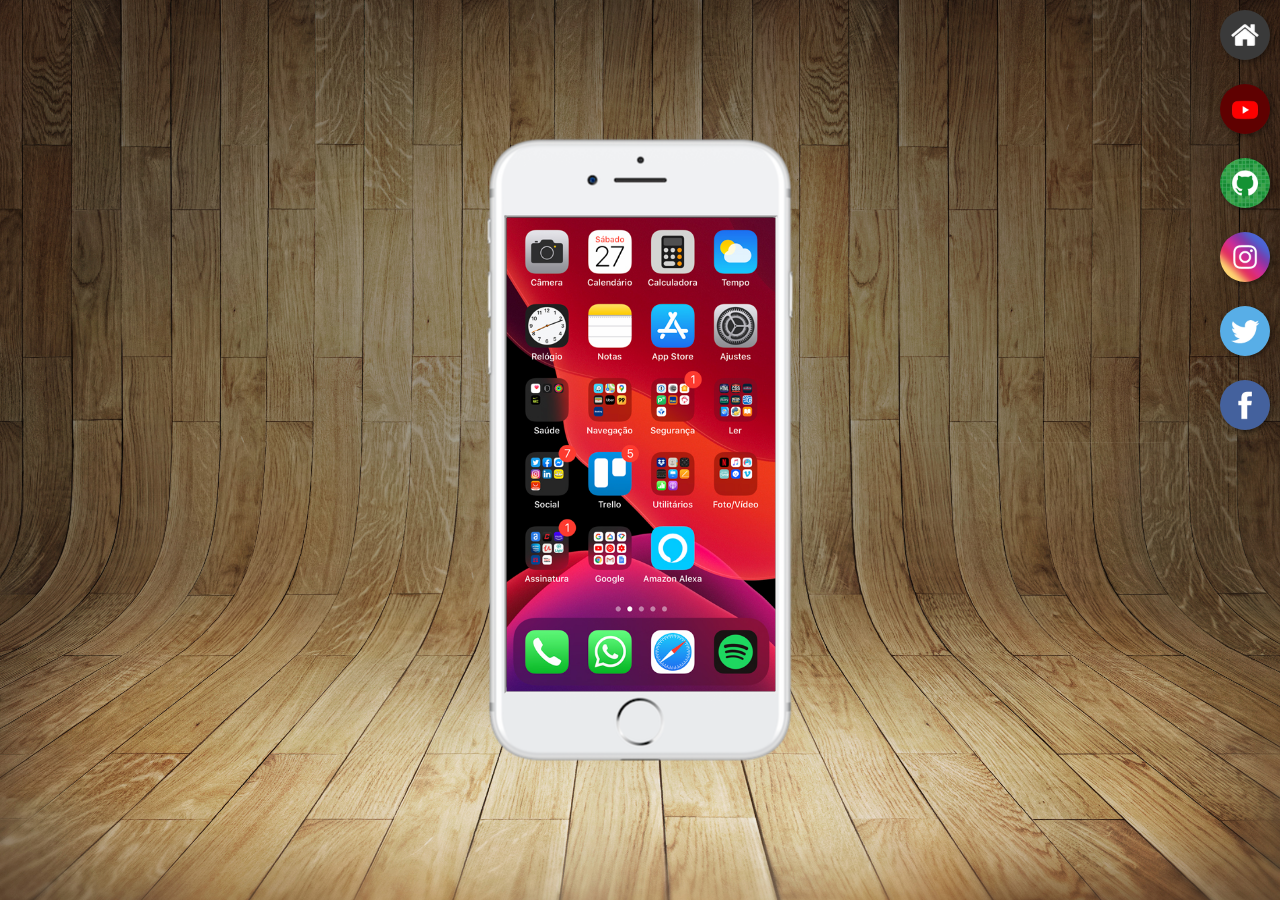
<file: index.html>
<!DOCTYPE html>
<html lang="pt-br">
<head>
    <meta charset="UTF-8">
    <meta http-equiv="X-UA-Compatible" content="IE=edge">
    <meta name="viewport" content="width=device-width, initial-scale=1.0">
    <link rel="shortcut icon" href="favicon.ico" type="image/x-icon">
    <title>Projeto Redes Sociais</title>
    <link rel="stylesheet" href="estilo/style.css">
</head>
<body>
    <main>
        <section class="phone">
            <iframe src="home.html" name="tela" id="tela"></iframe>

        </section>
        <section class="sociais">
            <a href="home.html" target="tela"><img src="imagens/logo-home.jpg" alt="home"></a> <br>

            <a href="youtube.html" target="tela"><img src="imagens/logo-youtube.jpg" alt="Youtube"></a> <br>

            <a href="github.html" target="tela"><img src="imagens/logo-github.jpg" alt="Github"></a> <br>

            <a href="instagram.html" target="tela"><img src="imagens/logo-instagram.jpg" alt="Instagram"></a> <br>

            <a href="twitter.html" target="tela"><img src="imagens/logo-twitter.jpg" alt="Twitter"></a> <br>

            <a href="facebook.html" target="tela"><img src="imagens/logo-facebook.jpg" alt="Facebook"></a>

        </section>
    </main>
</body>
</html>
</file>
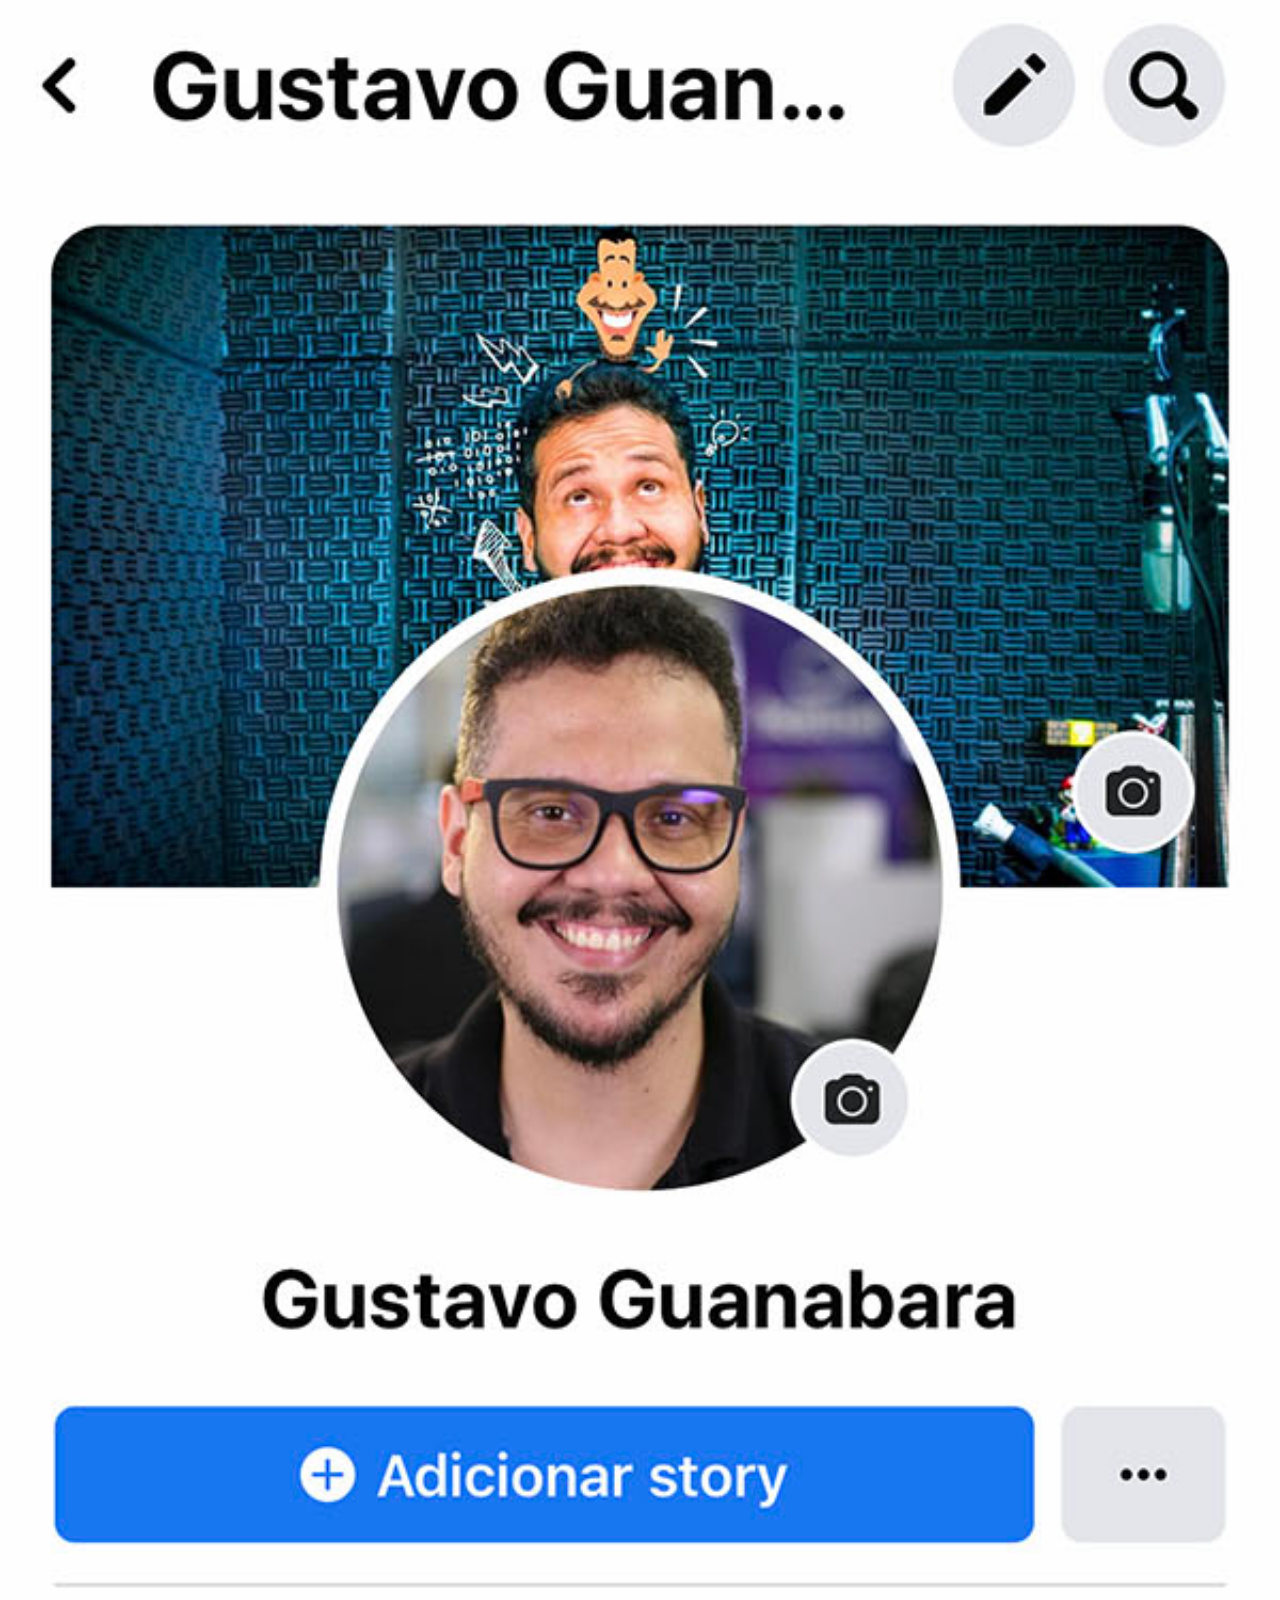
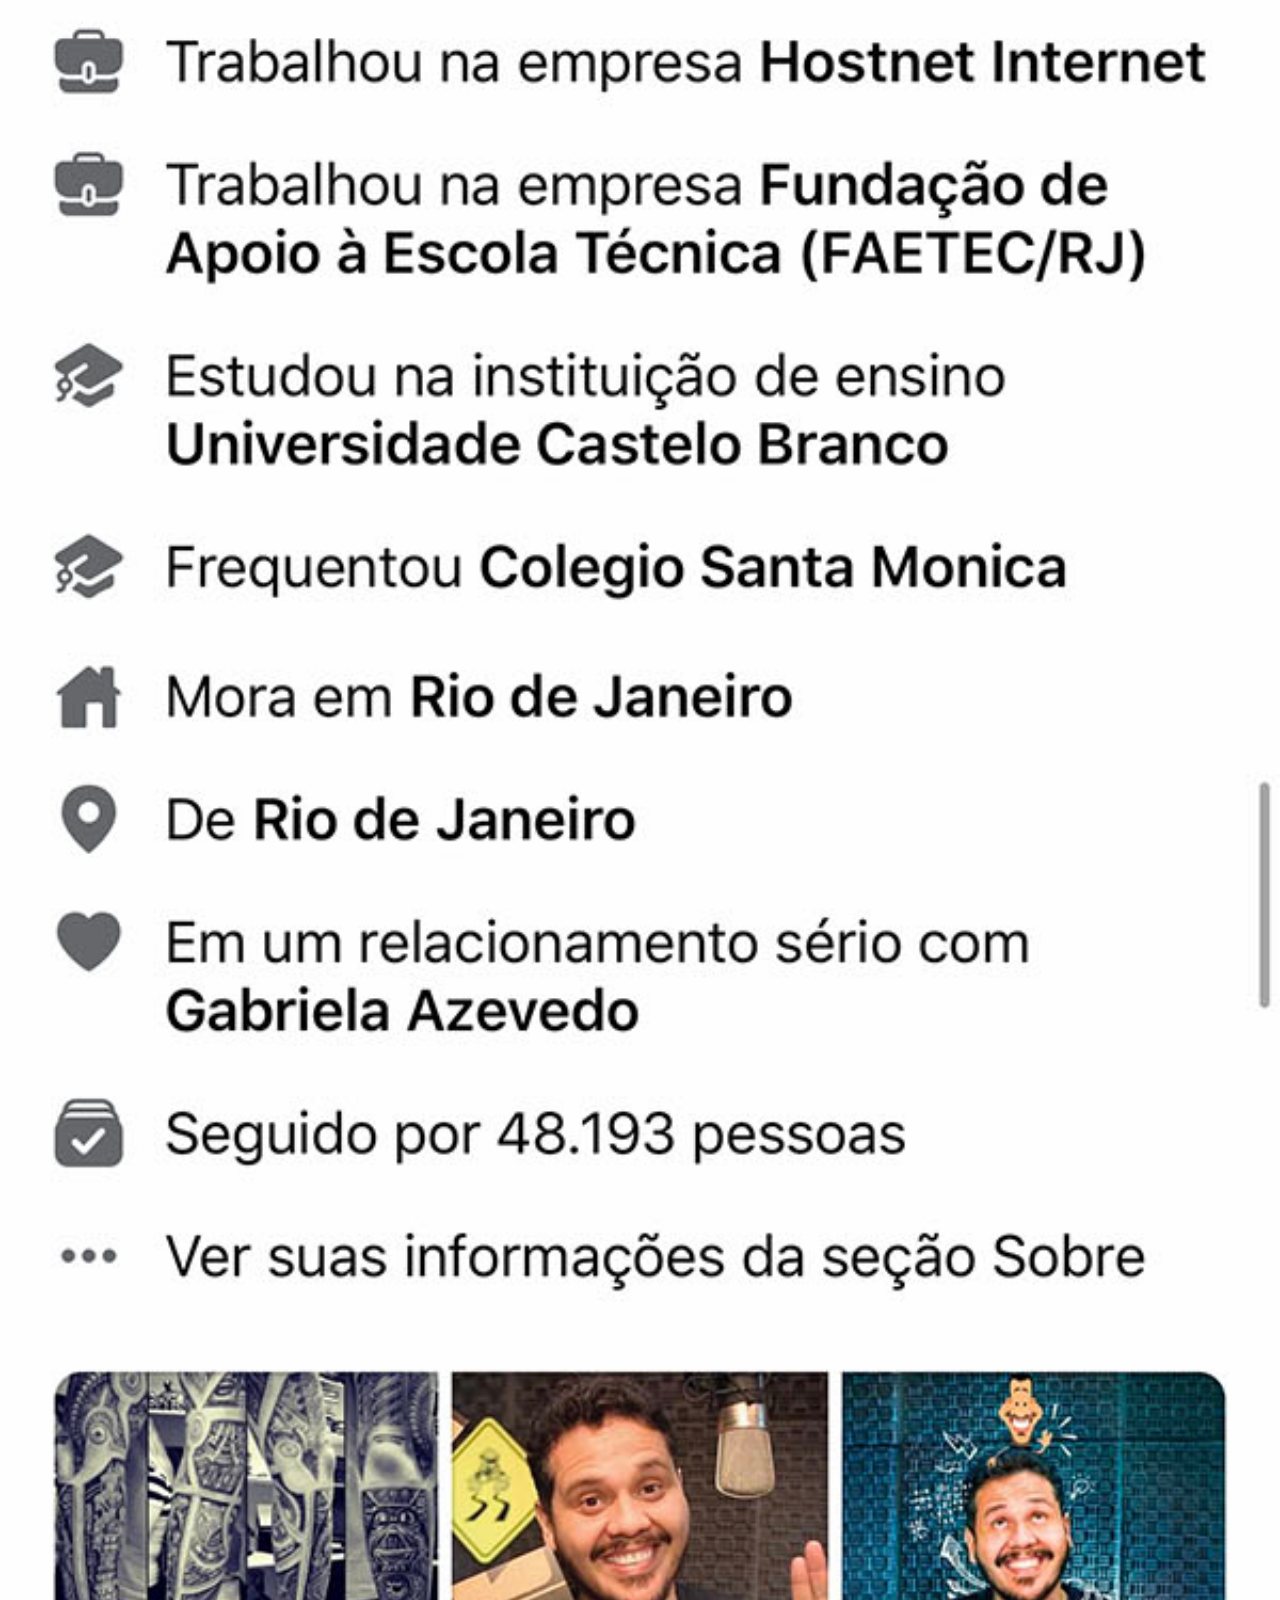
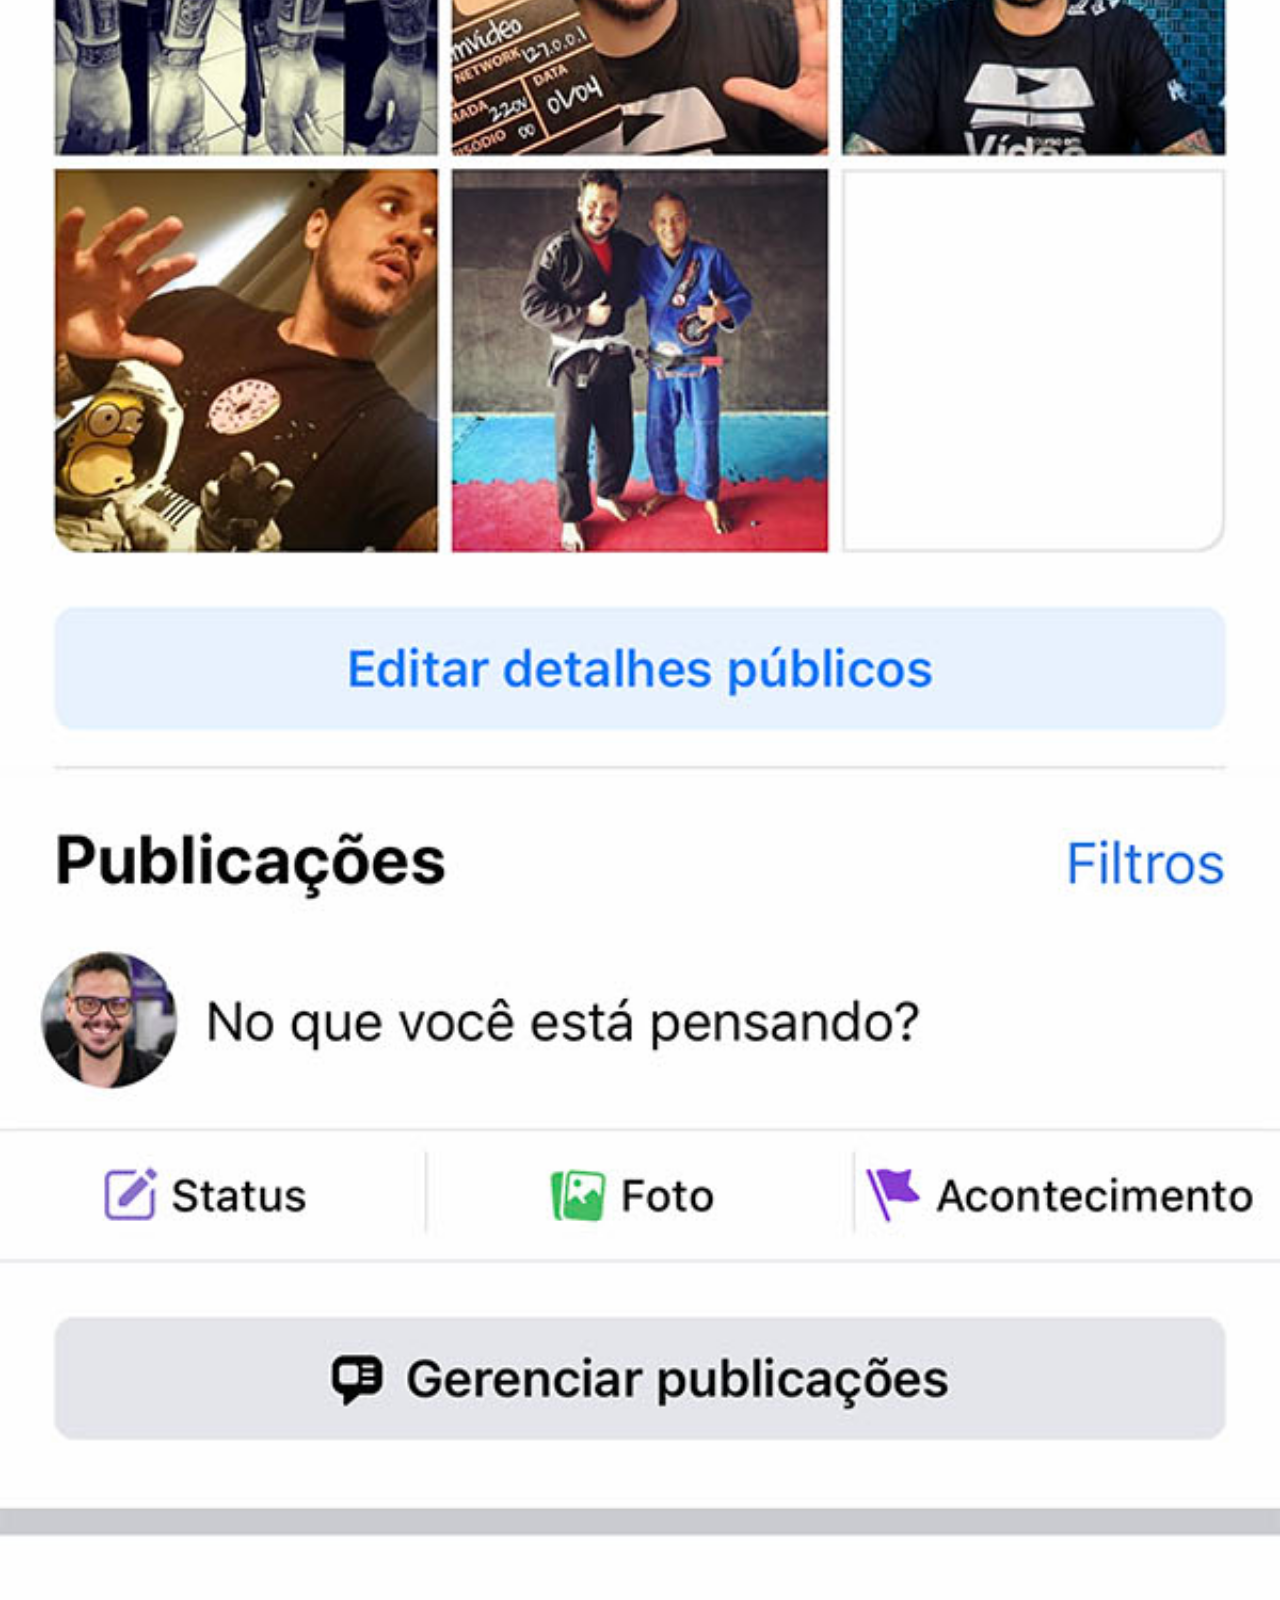
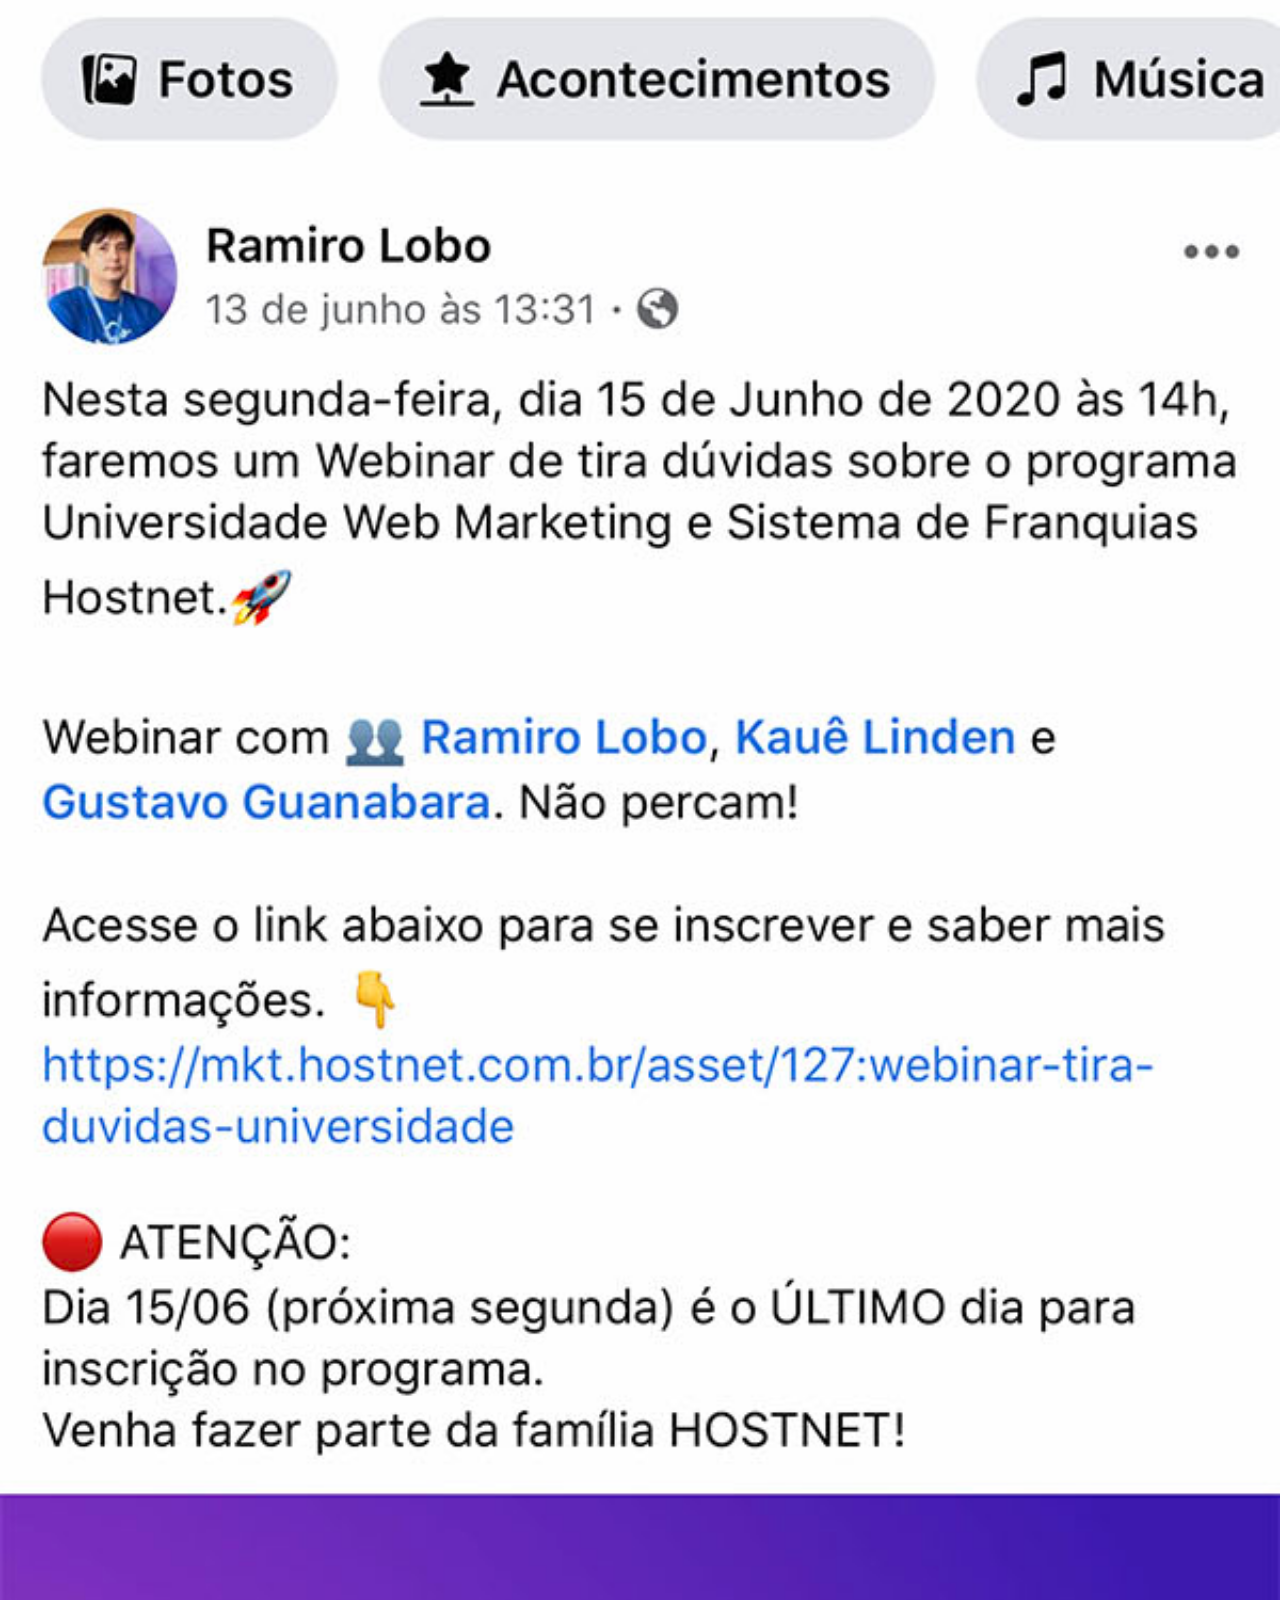
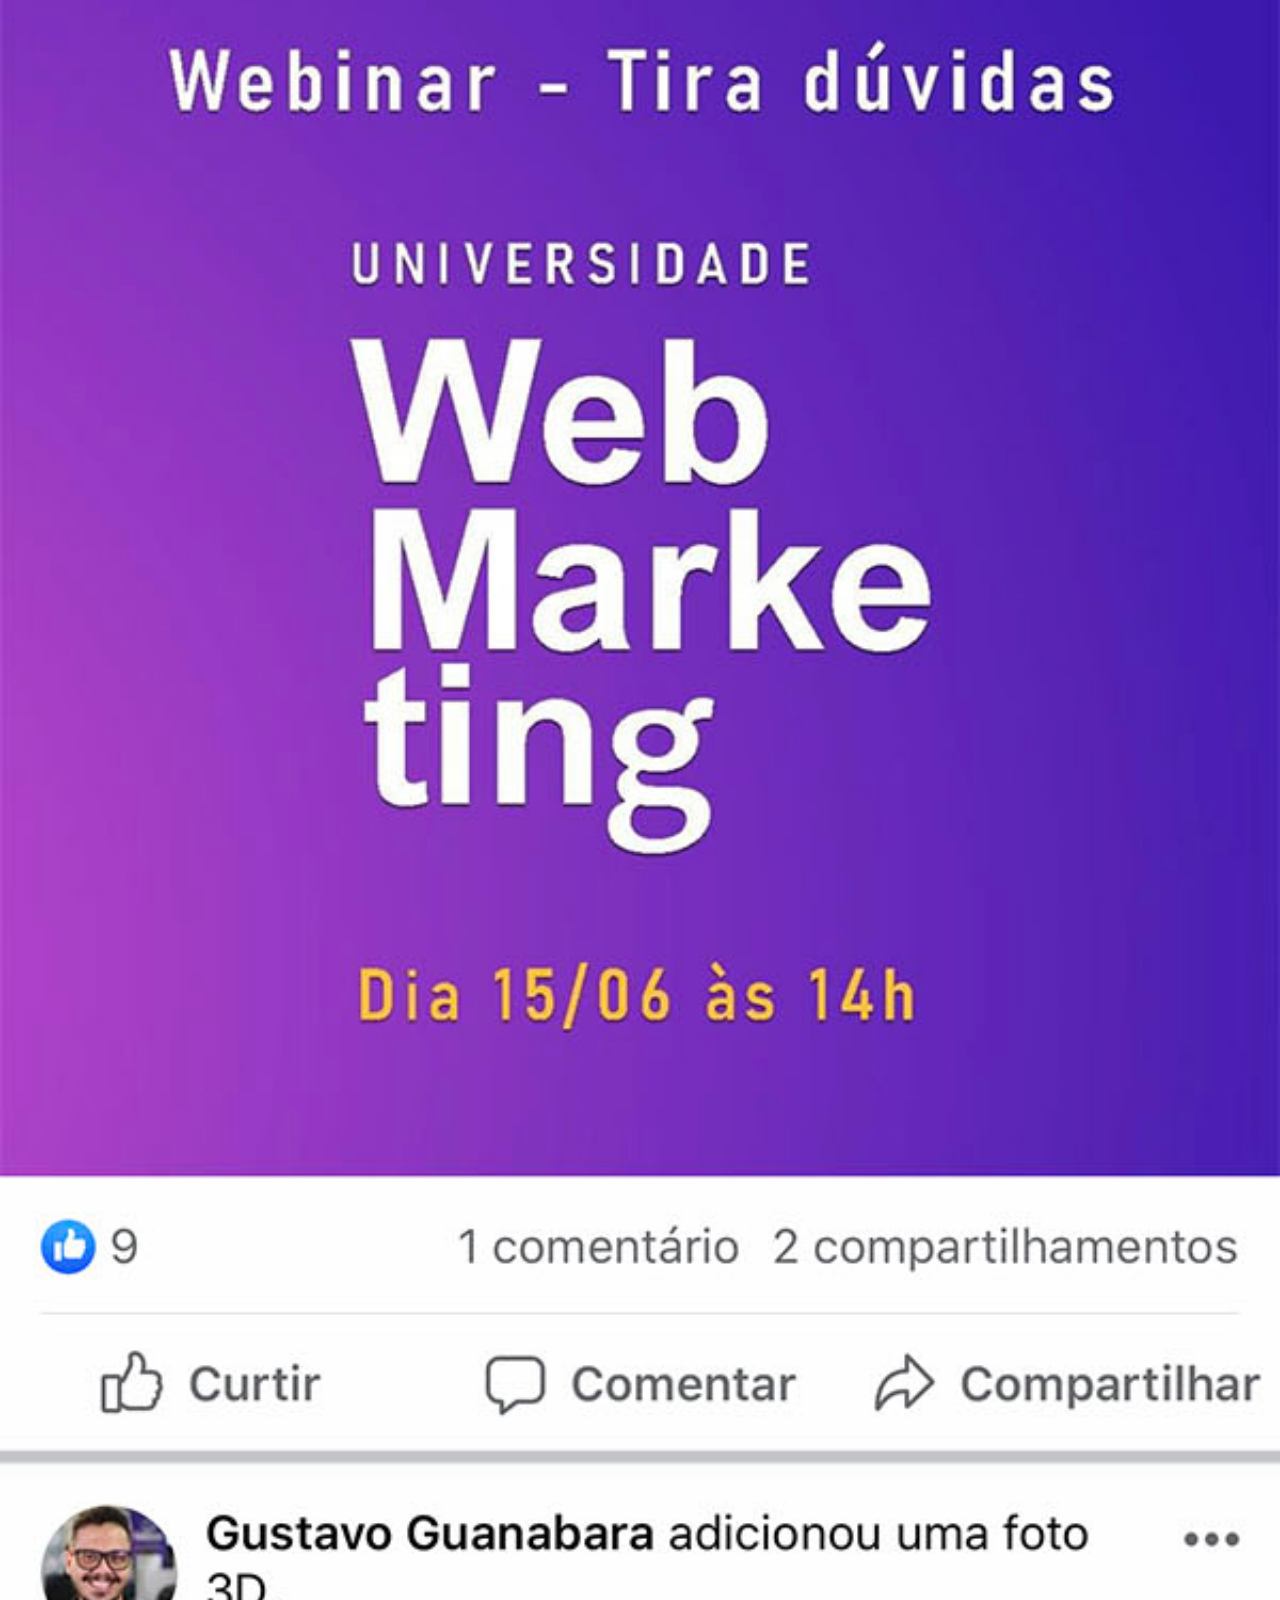
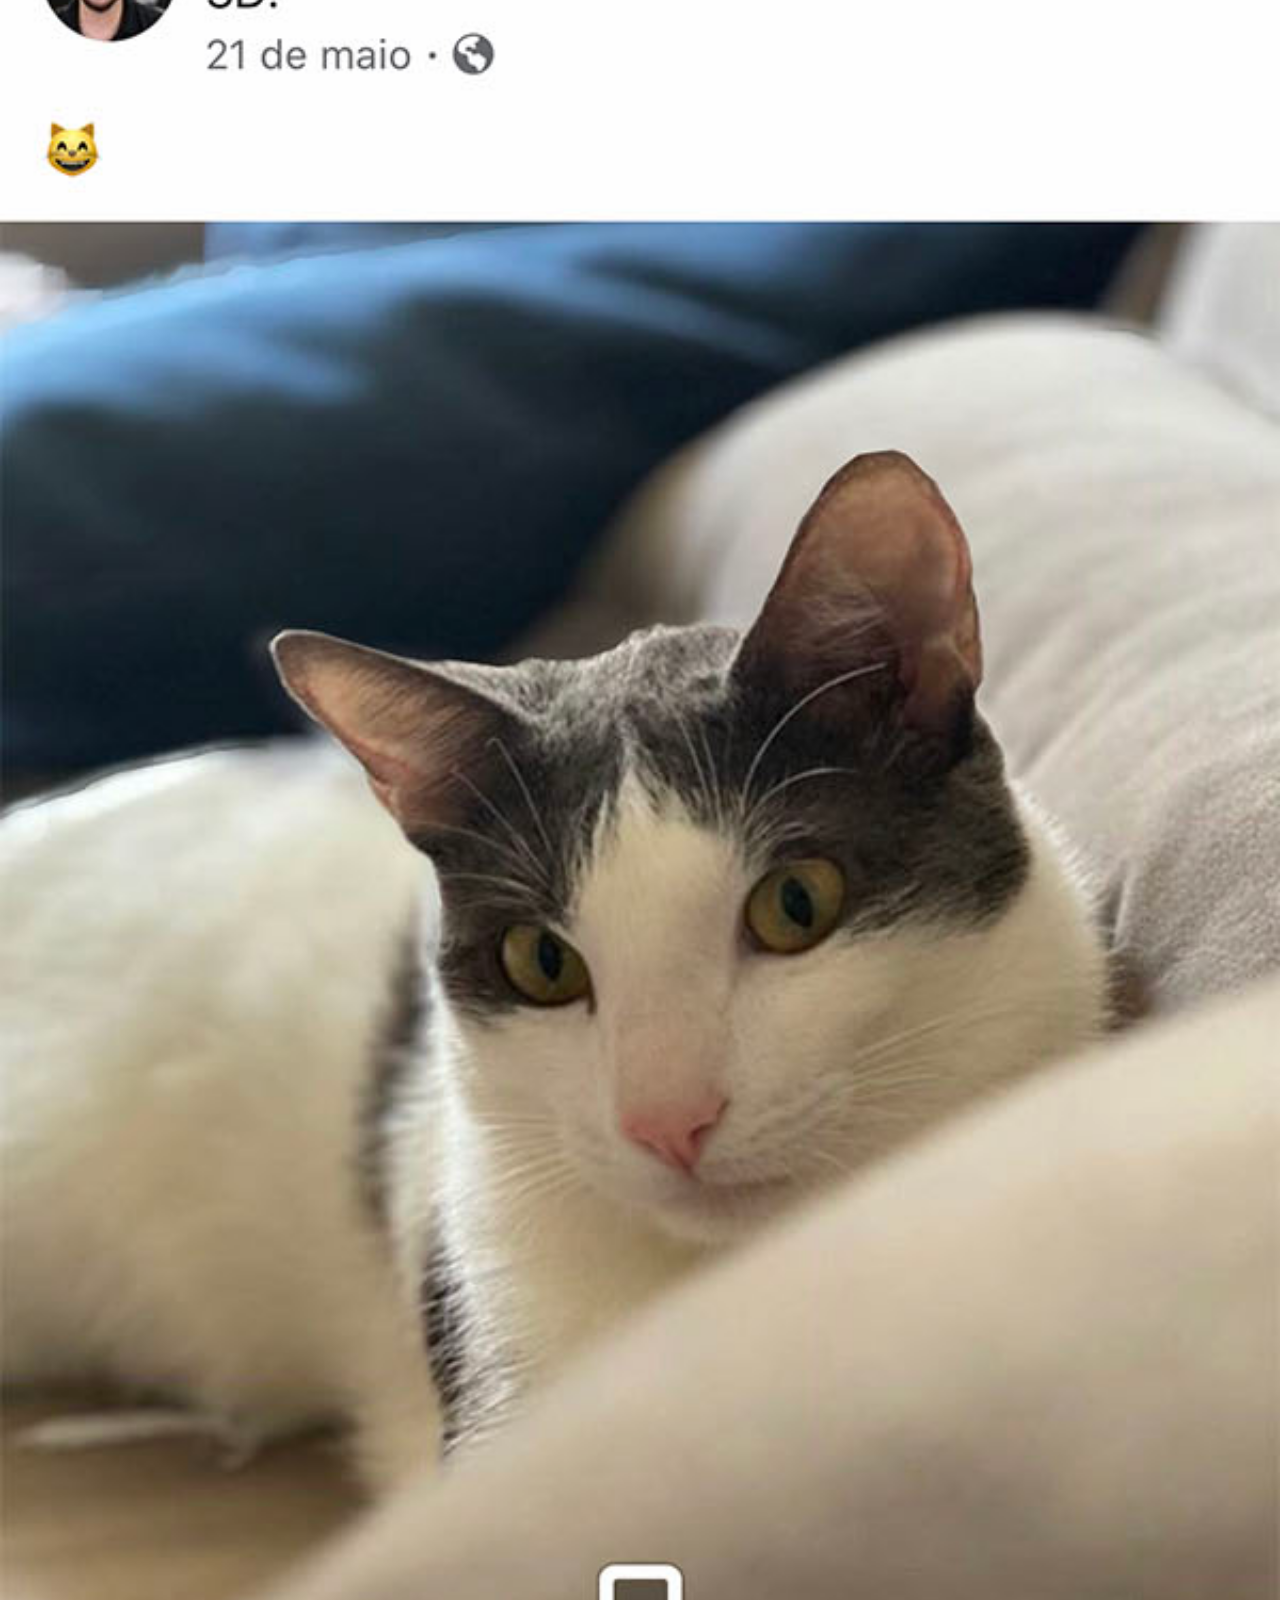
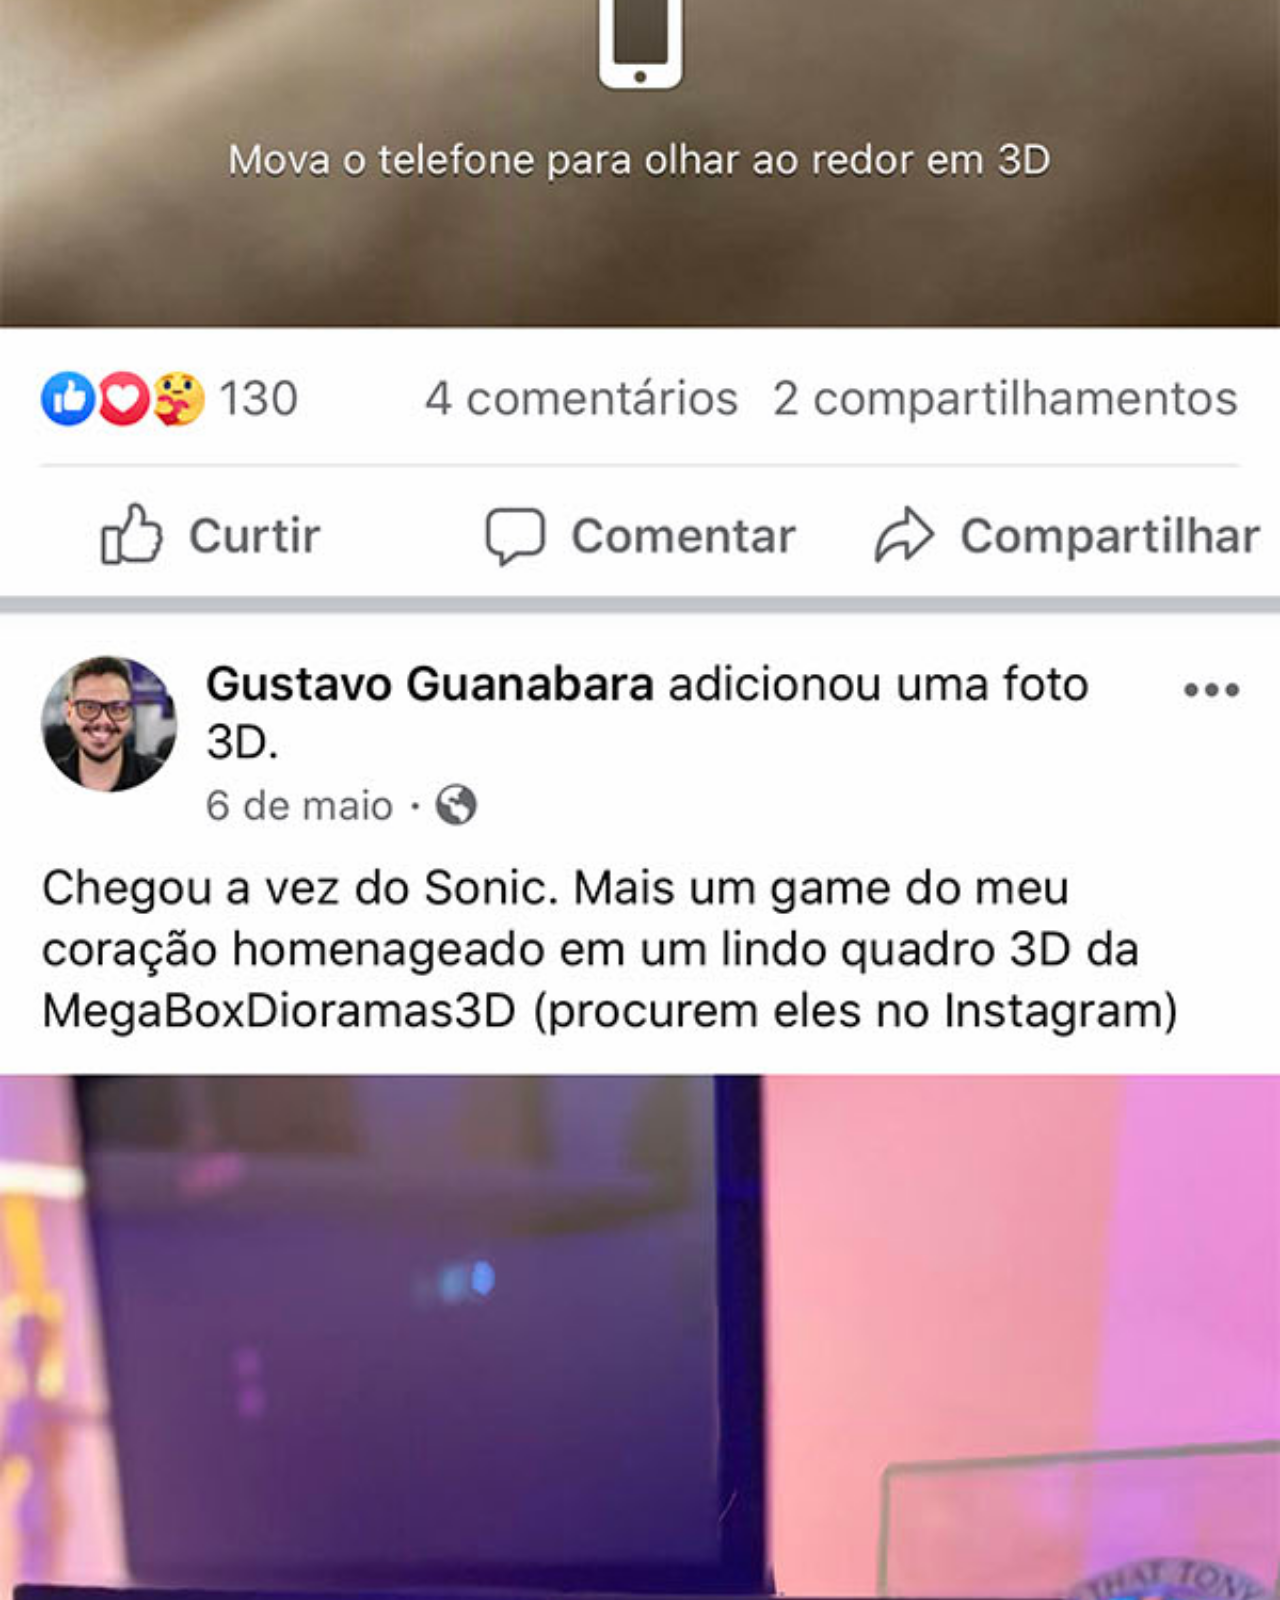
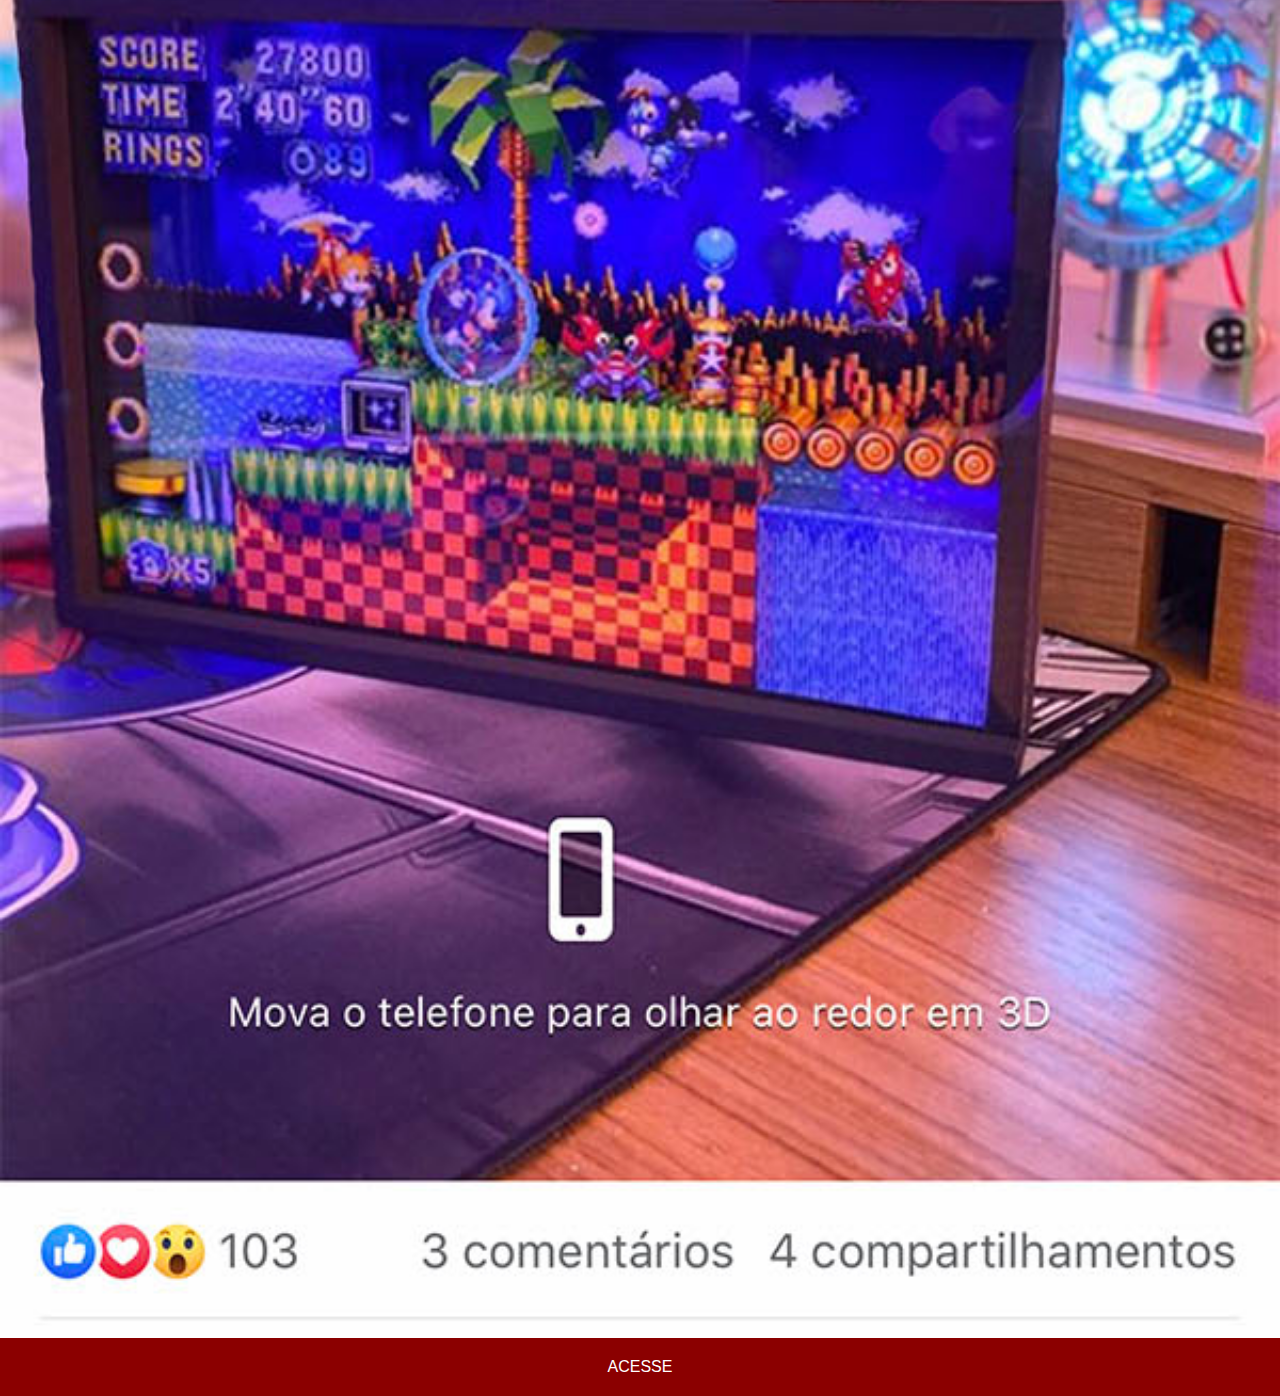
<file: facebook.html>
<!DOCTYPE html>
<html lang="pt-br">
<head>
    <meta charset="UTF-8">
    <meta http-equiv="X-UA-Compatible" content="IE=edge">
    <meta name="viewport" content="width=device-width, initial-scale=1.0">
    <title>Facebook</title>
    <link rel="stylesheet" href="estilo/paginas.css">
</head>
<body>
    <img src="imagens/tela-facebook.jpg" alt="Facebook">
    <a href="https://pt-br.facebook.com" target="_blank" rel="noopener">ACESSE</a>
</body>
</html>
</file>
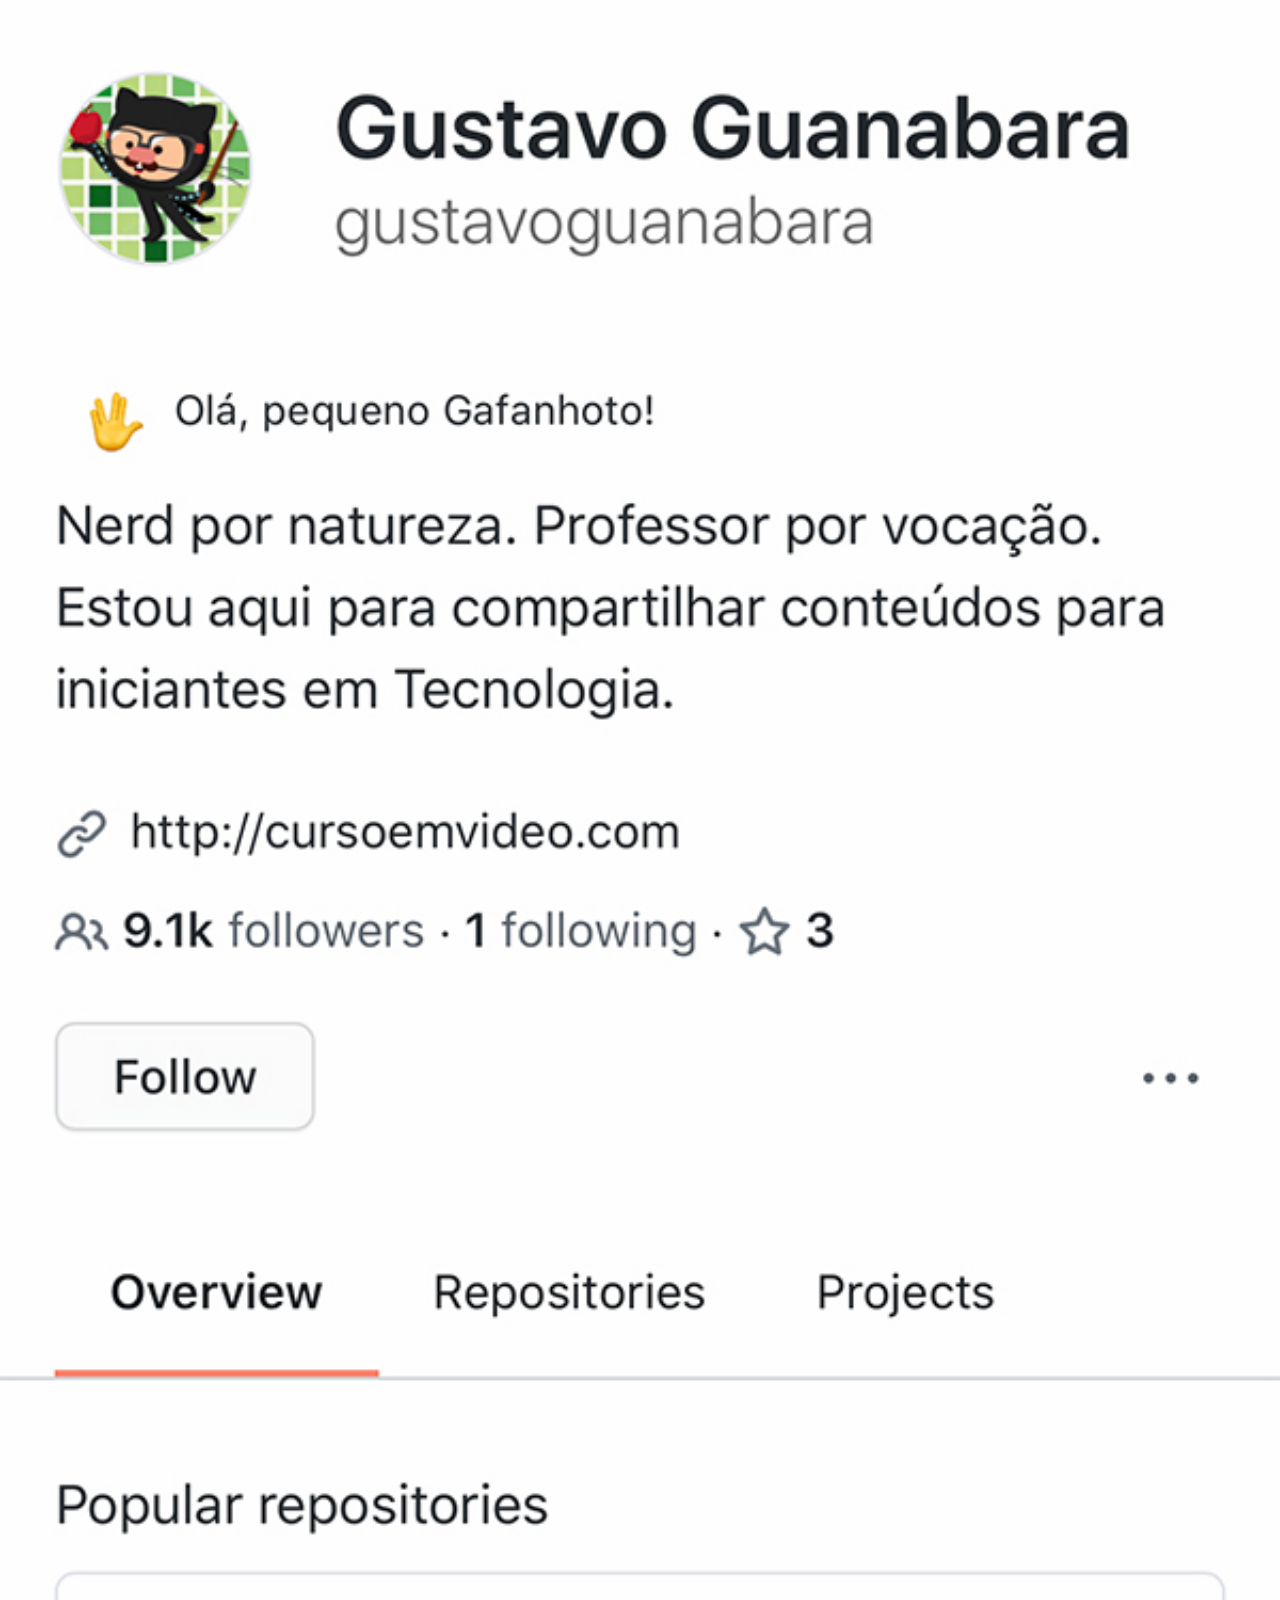
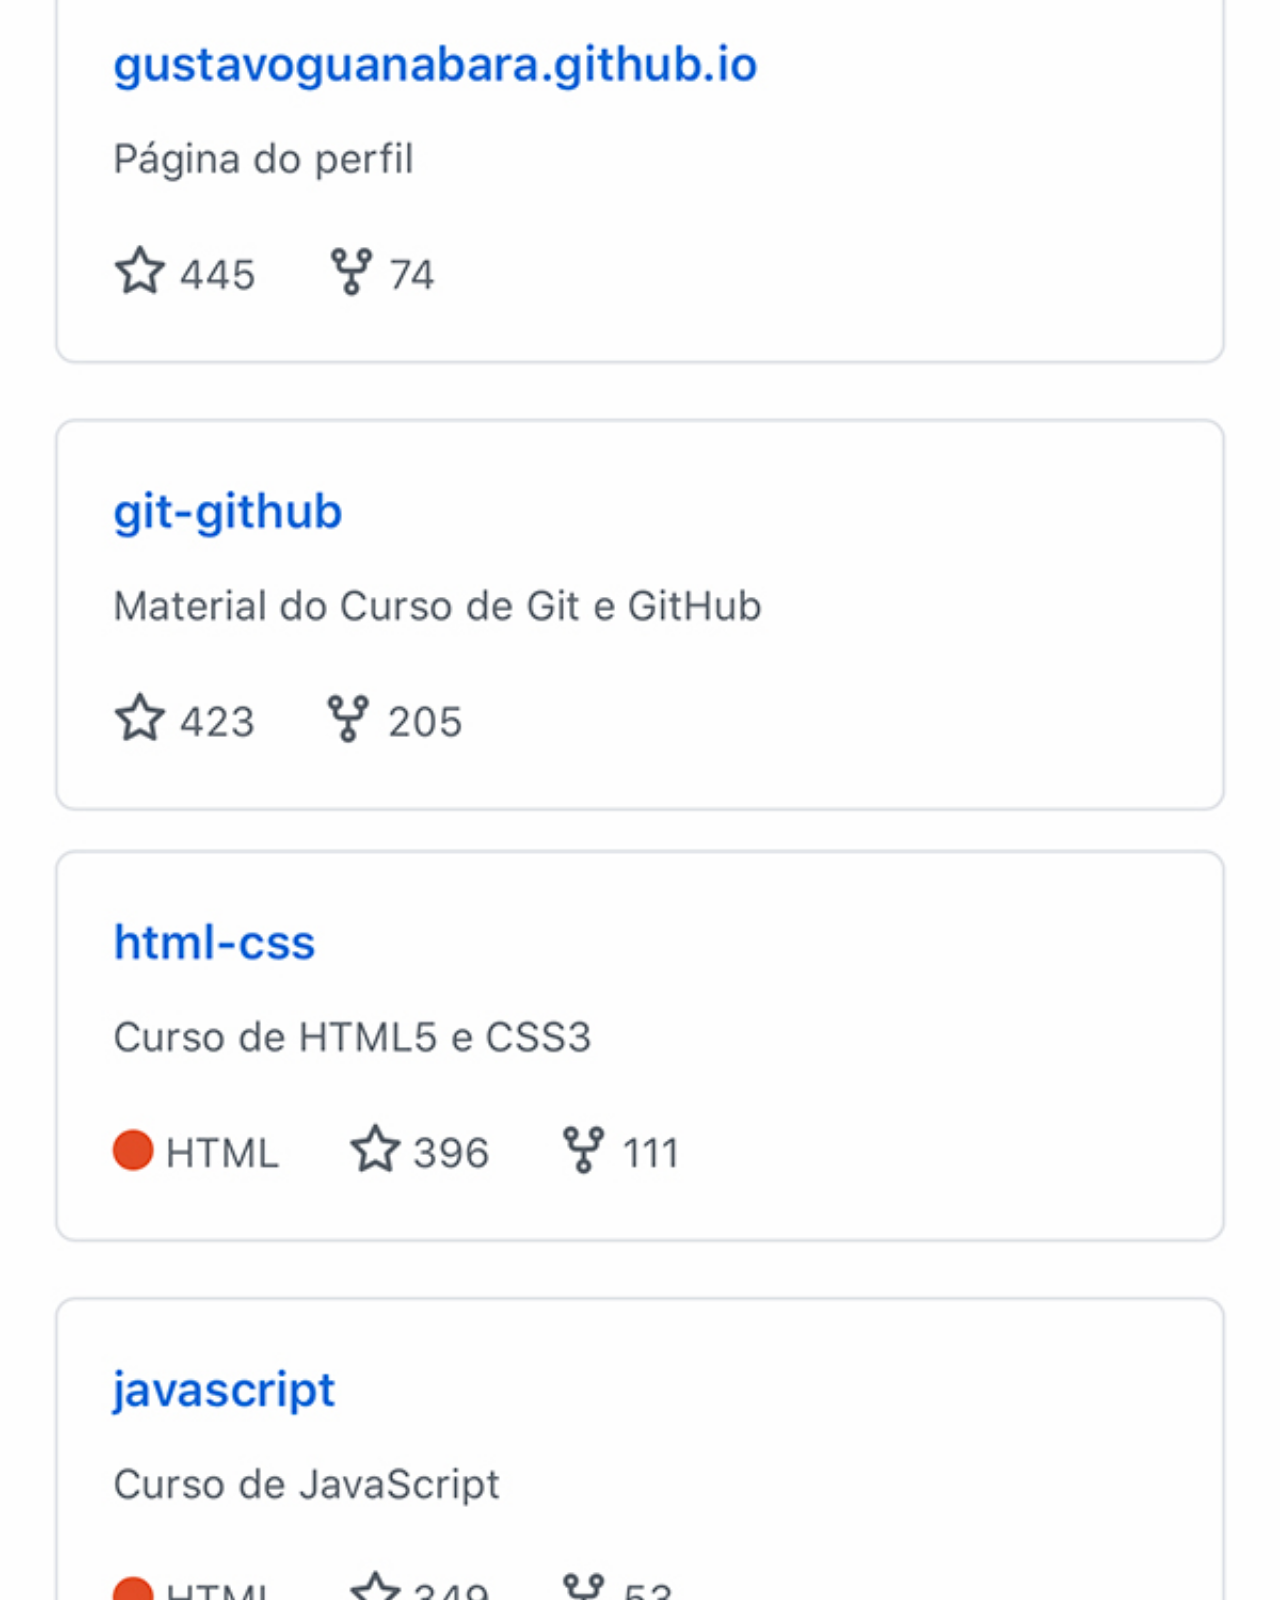
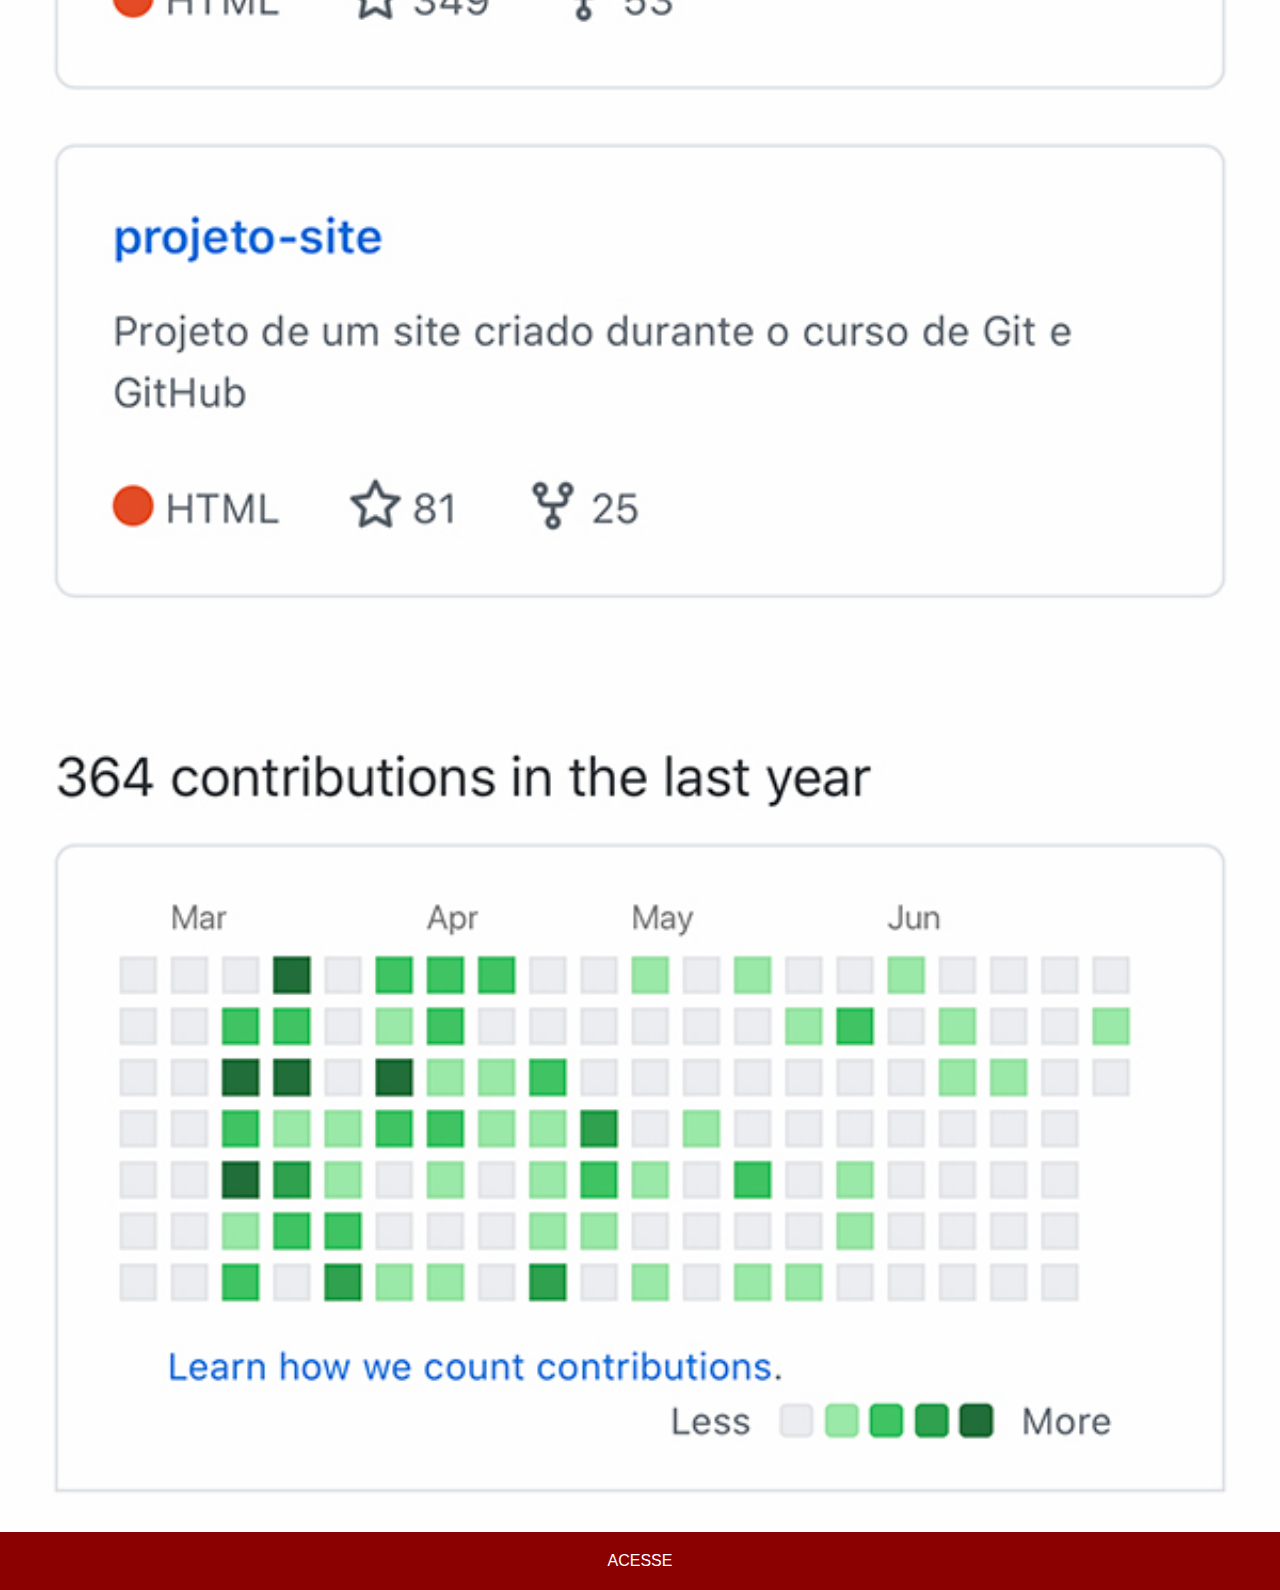
<file: github.html>
<!DOCTYPE html>
<html lang="pt-br">
<head>
    <meta charset="UTF-8">
    <meta http-equiv="X-UA-Compatible" content="IE=edge">
    <meta name="viewport" content="width=device-width, initial-scale=1.0">
    <title>Github</title>
    <link rel="stylesheet" href="estilo/paginas.css">
</head>
<body>
    <img src="imagens/tela-github.jpg" alt="Github">
    <a href="https://github.com/vitorlfreitas" target="_blank" rel="noopener">ACESSE</a>
</body>
</html>
</file>
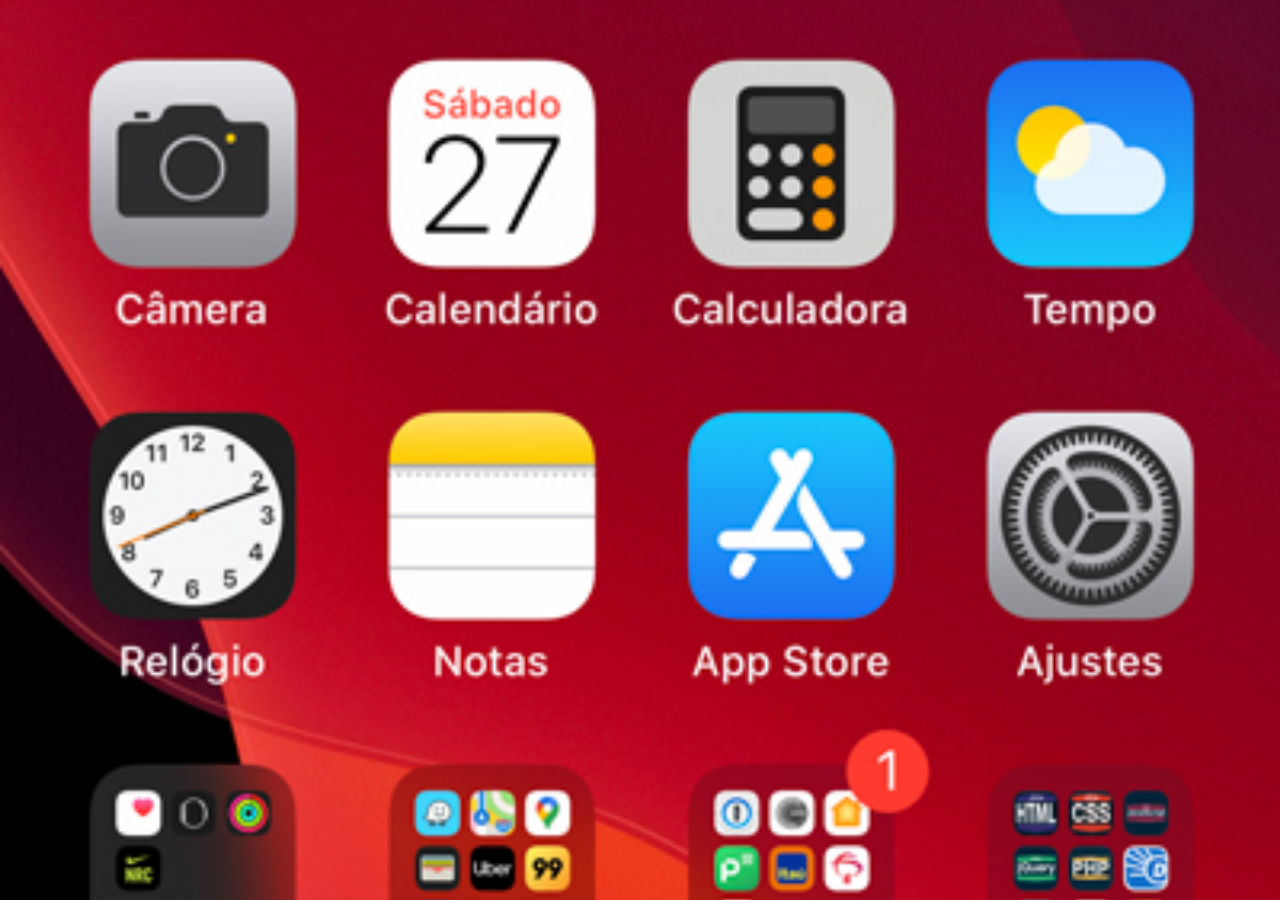
<file: home.html>
<!DOCTYPE html>
<html lang="pt-br">
<head>
    <meta charset="UTF-8">
    <meta http-equiv="X-UA-Compatible" content="IE=edge">
    <meta name="viewport" content="width=device-width, initial-scale=1.0">
    <title>Home</title>
    <style>
*{
    margin: 0;
    padding: 0;
} 
body {
    width: 100vw;
    height: 100vh;
    background: black url('imagens/tela-home.jpg') no-repeat top center;
    background-size: cover;
}

    </style>
</head>
<body>
    
</body>
</html>
</file>
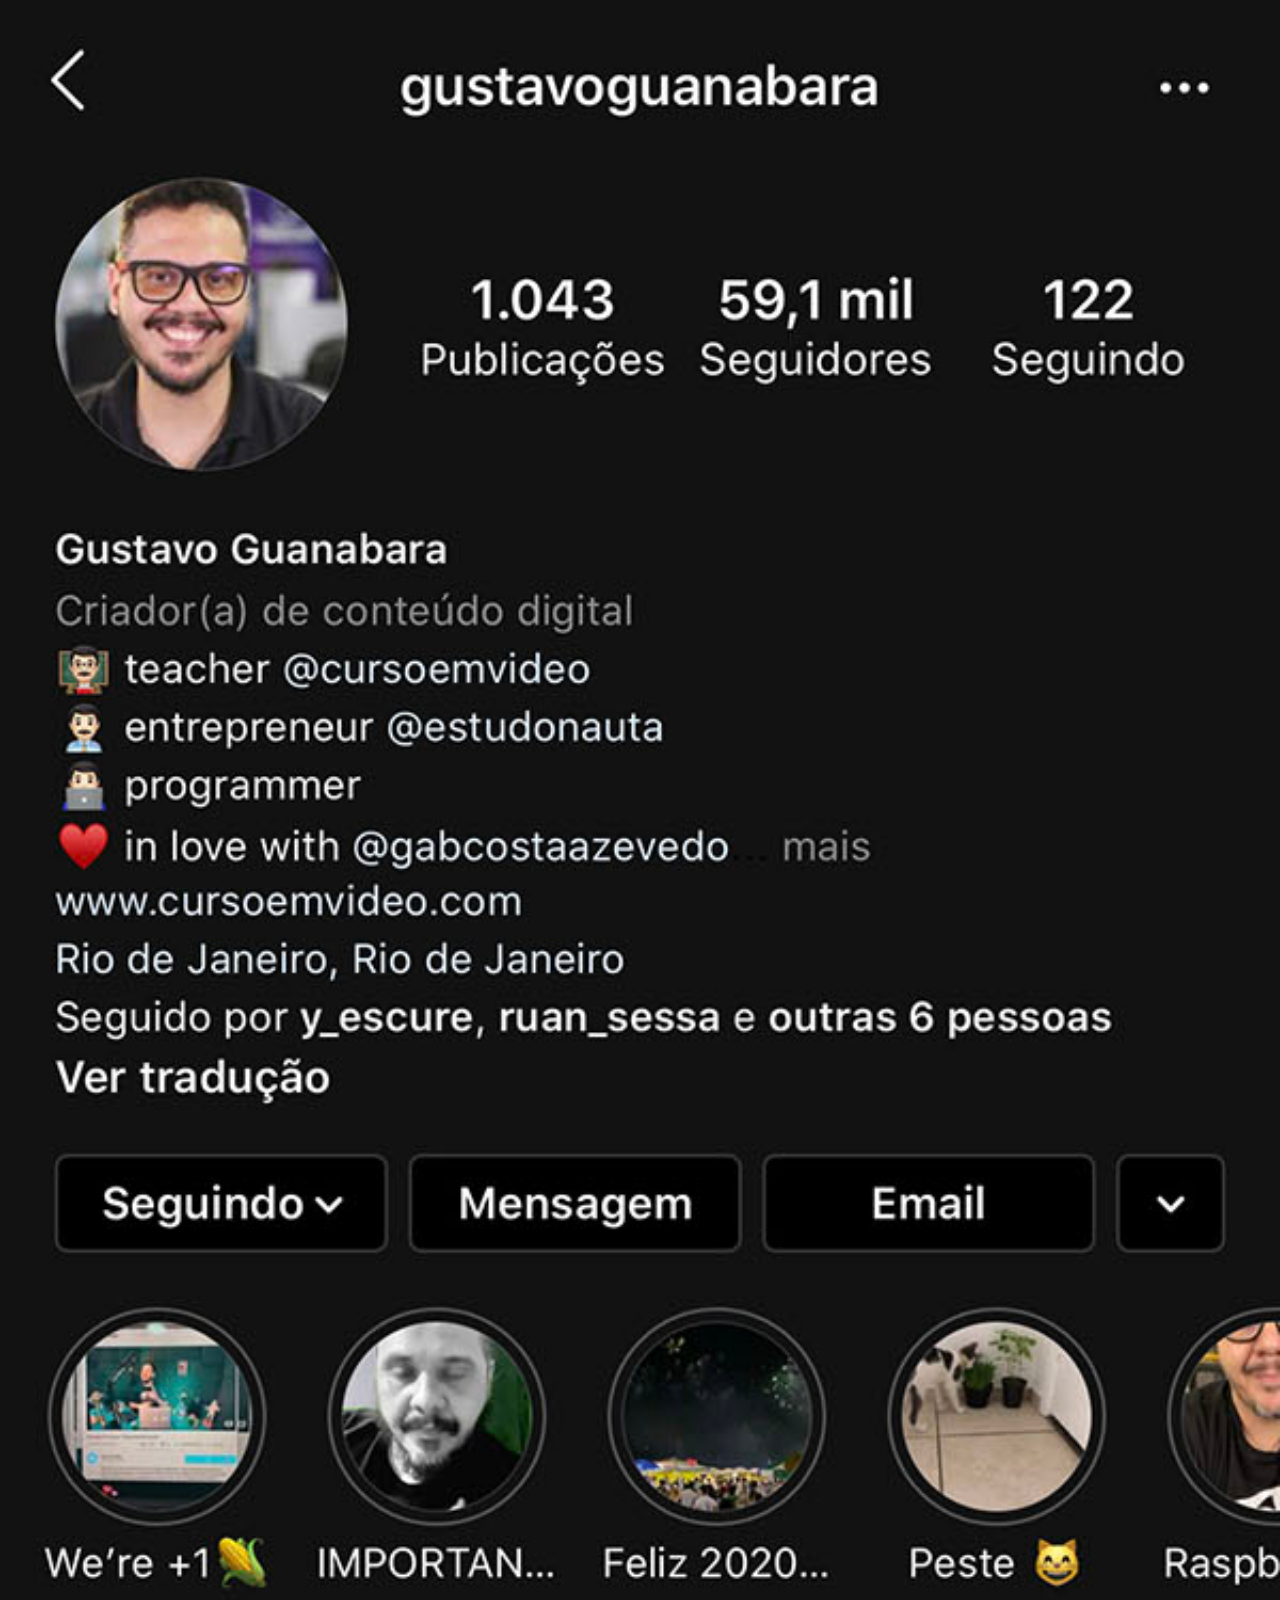
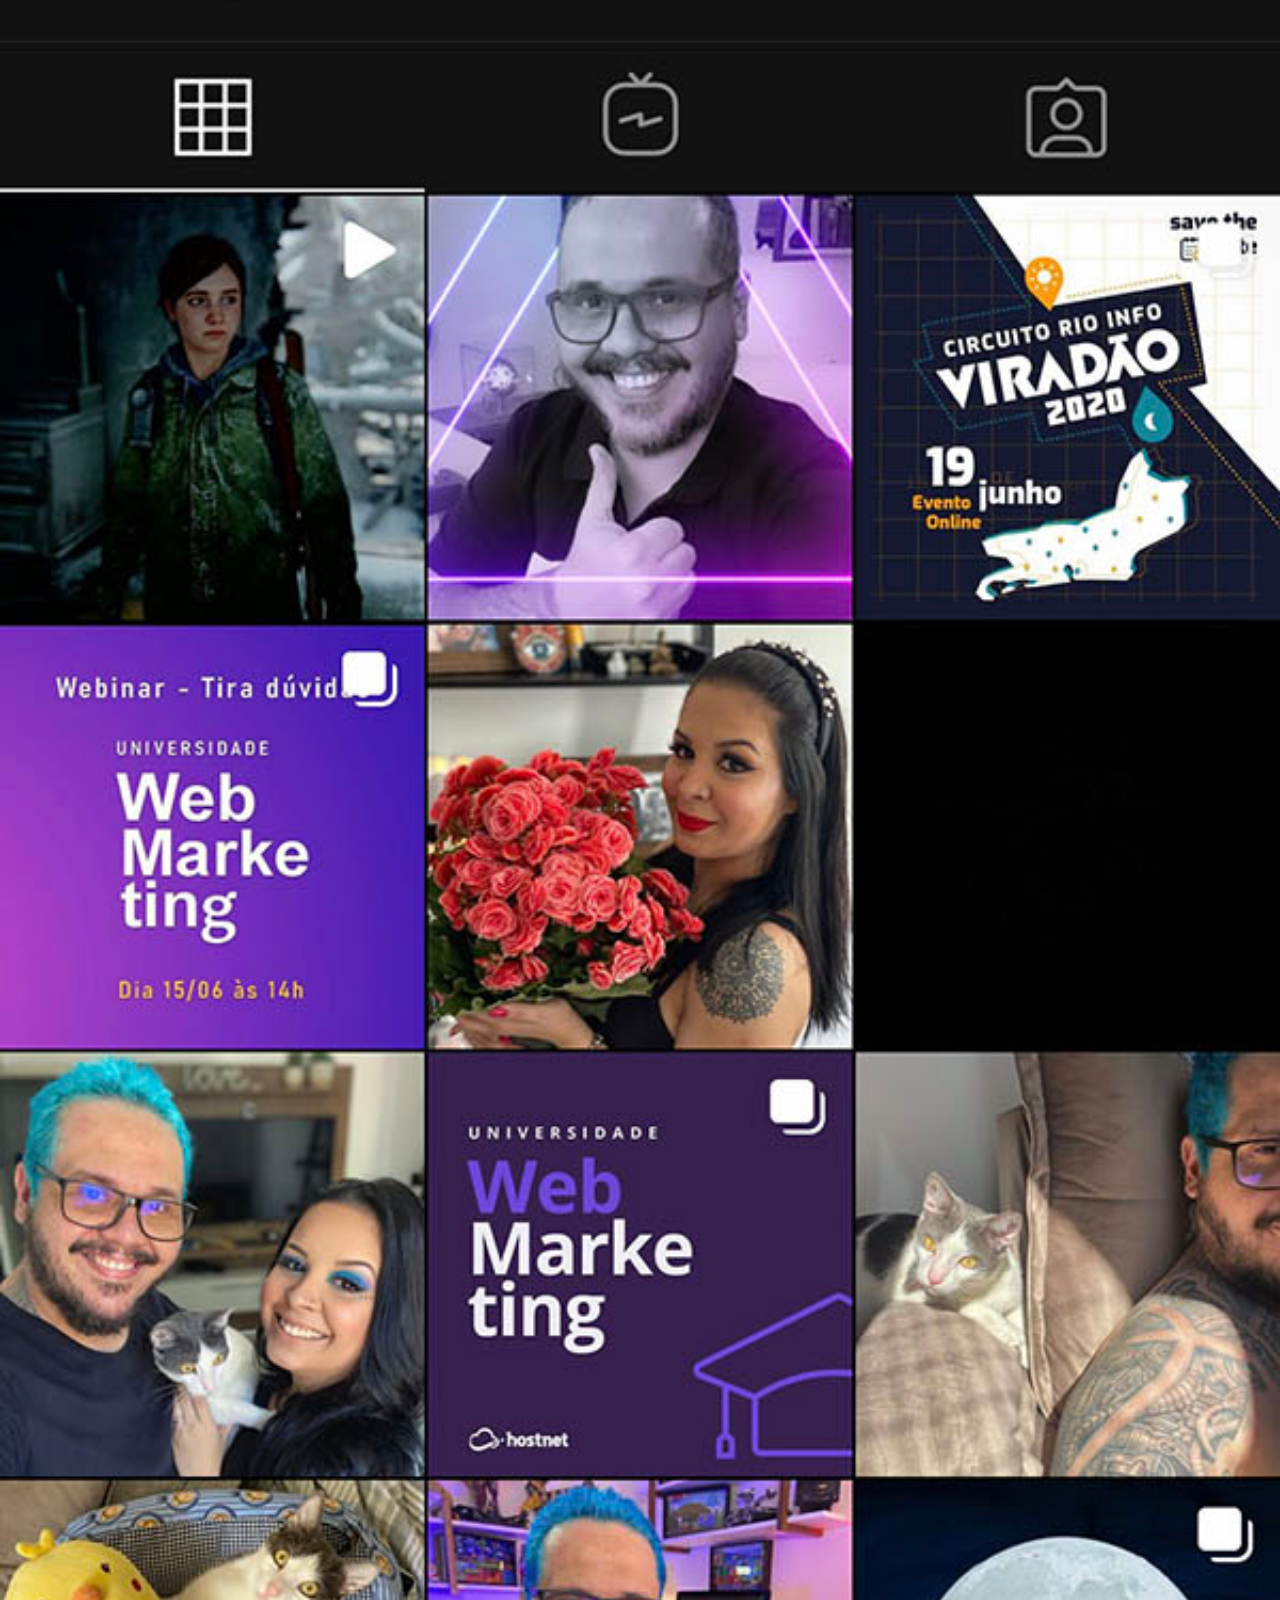
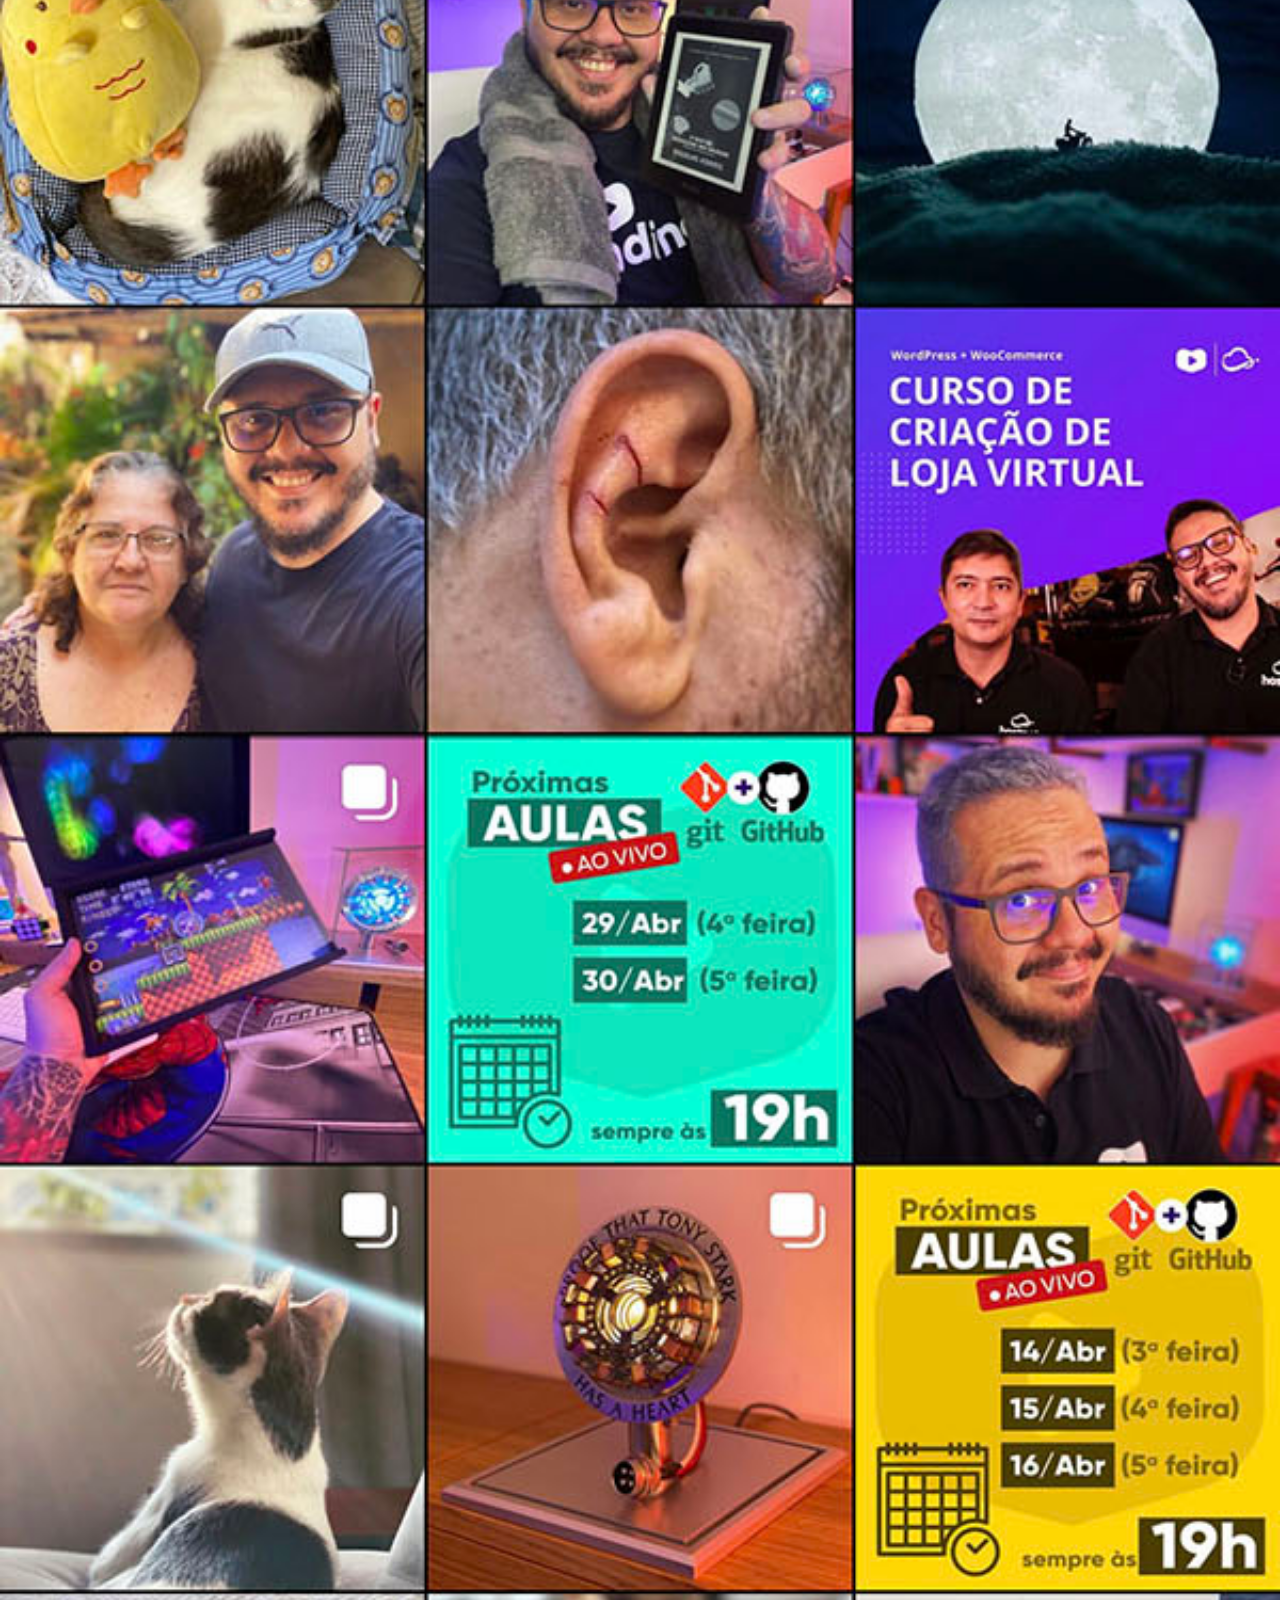
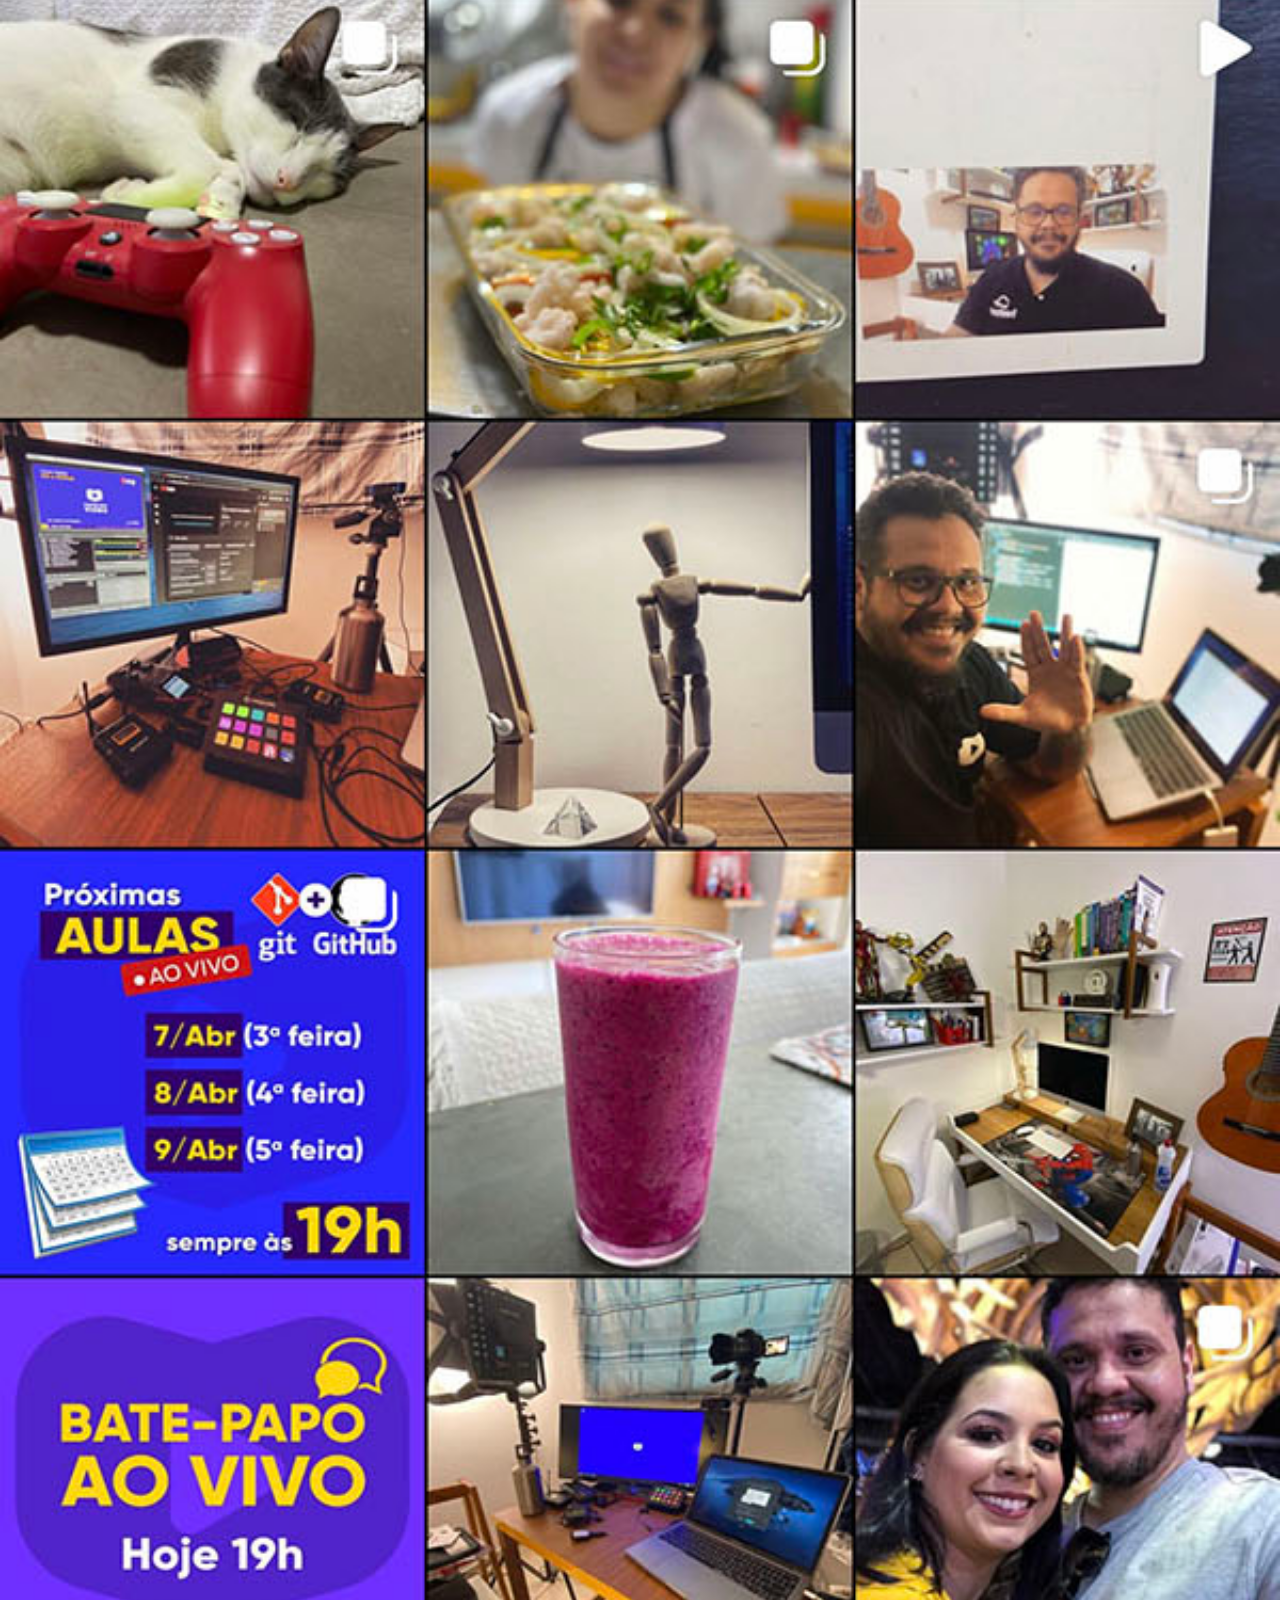
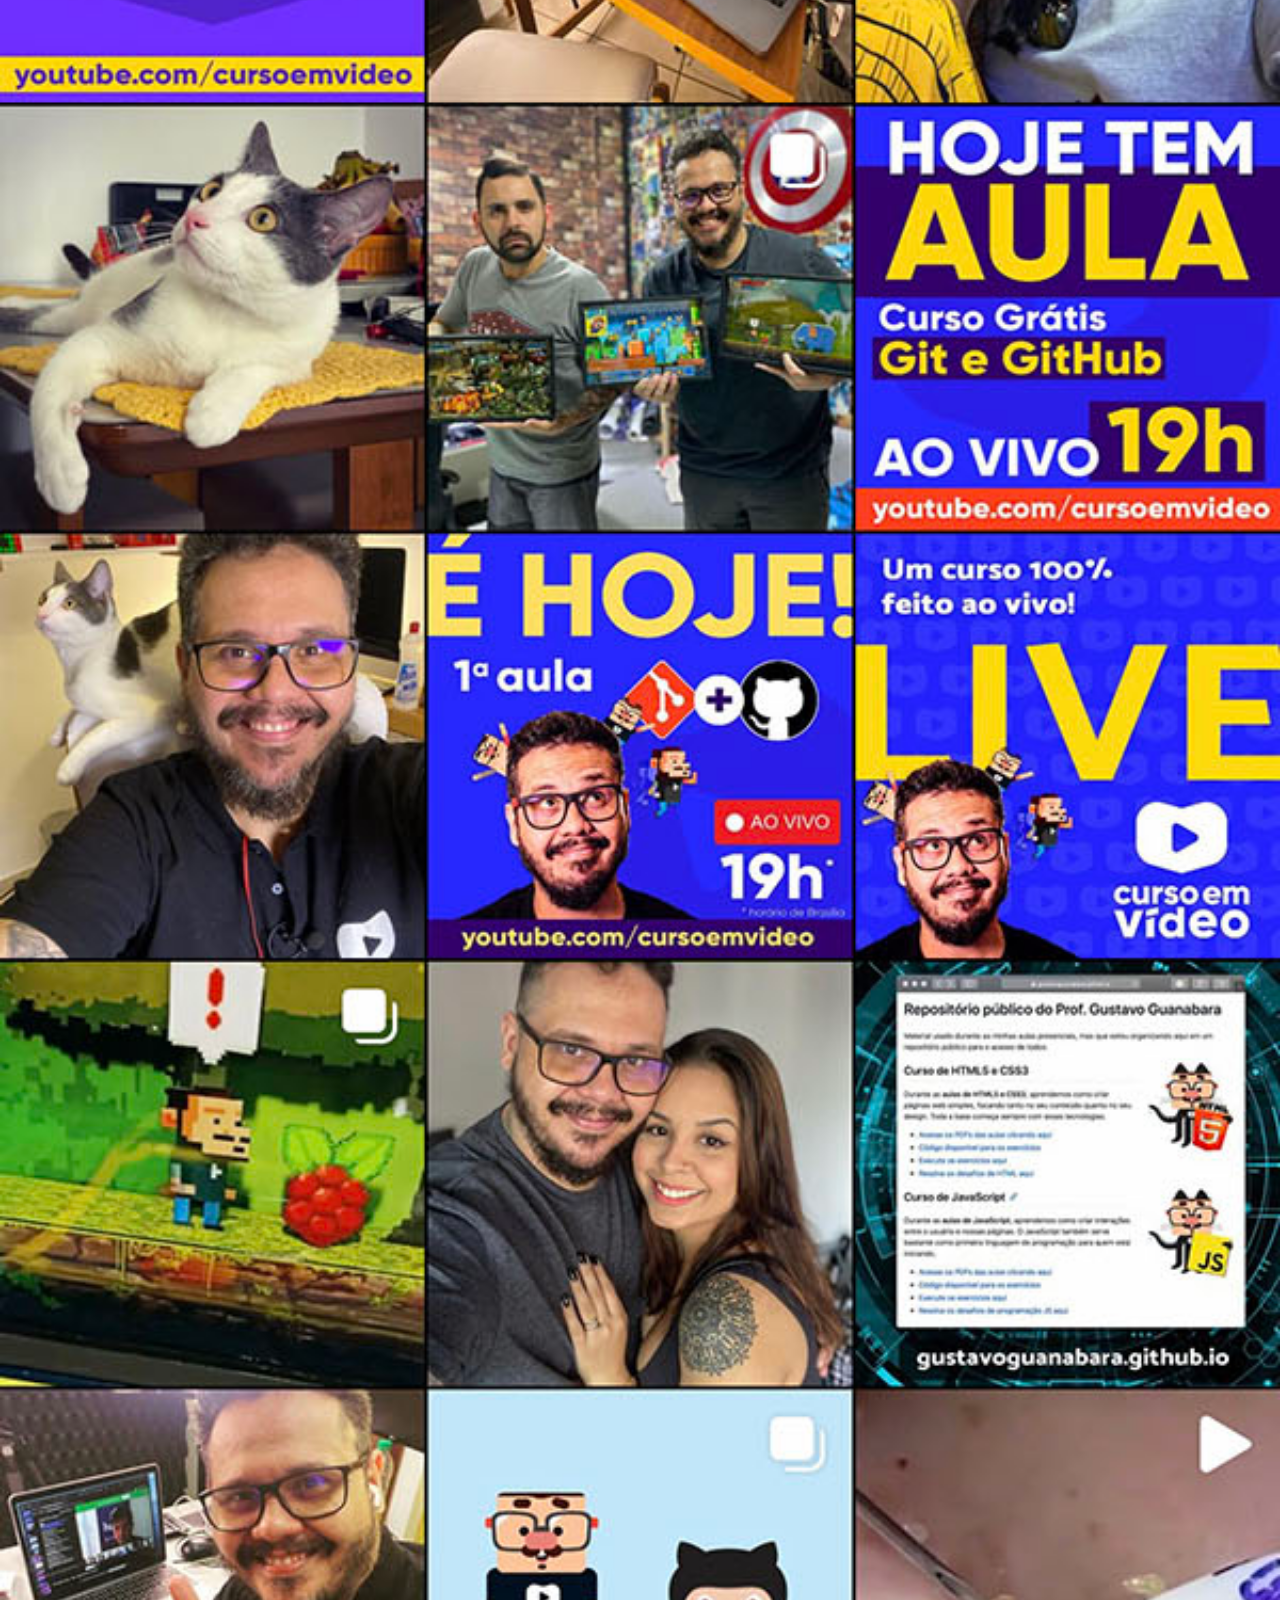
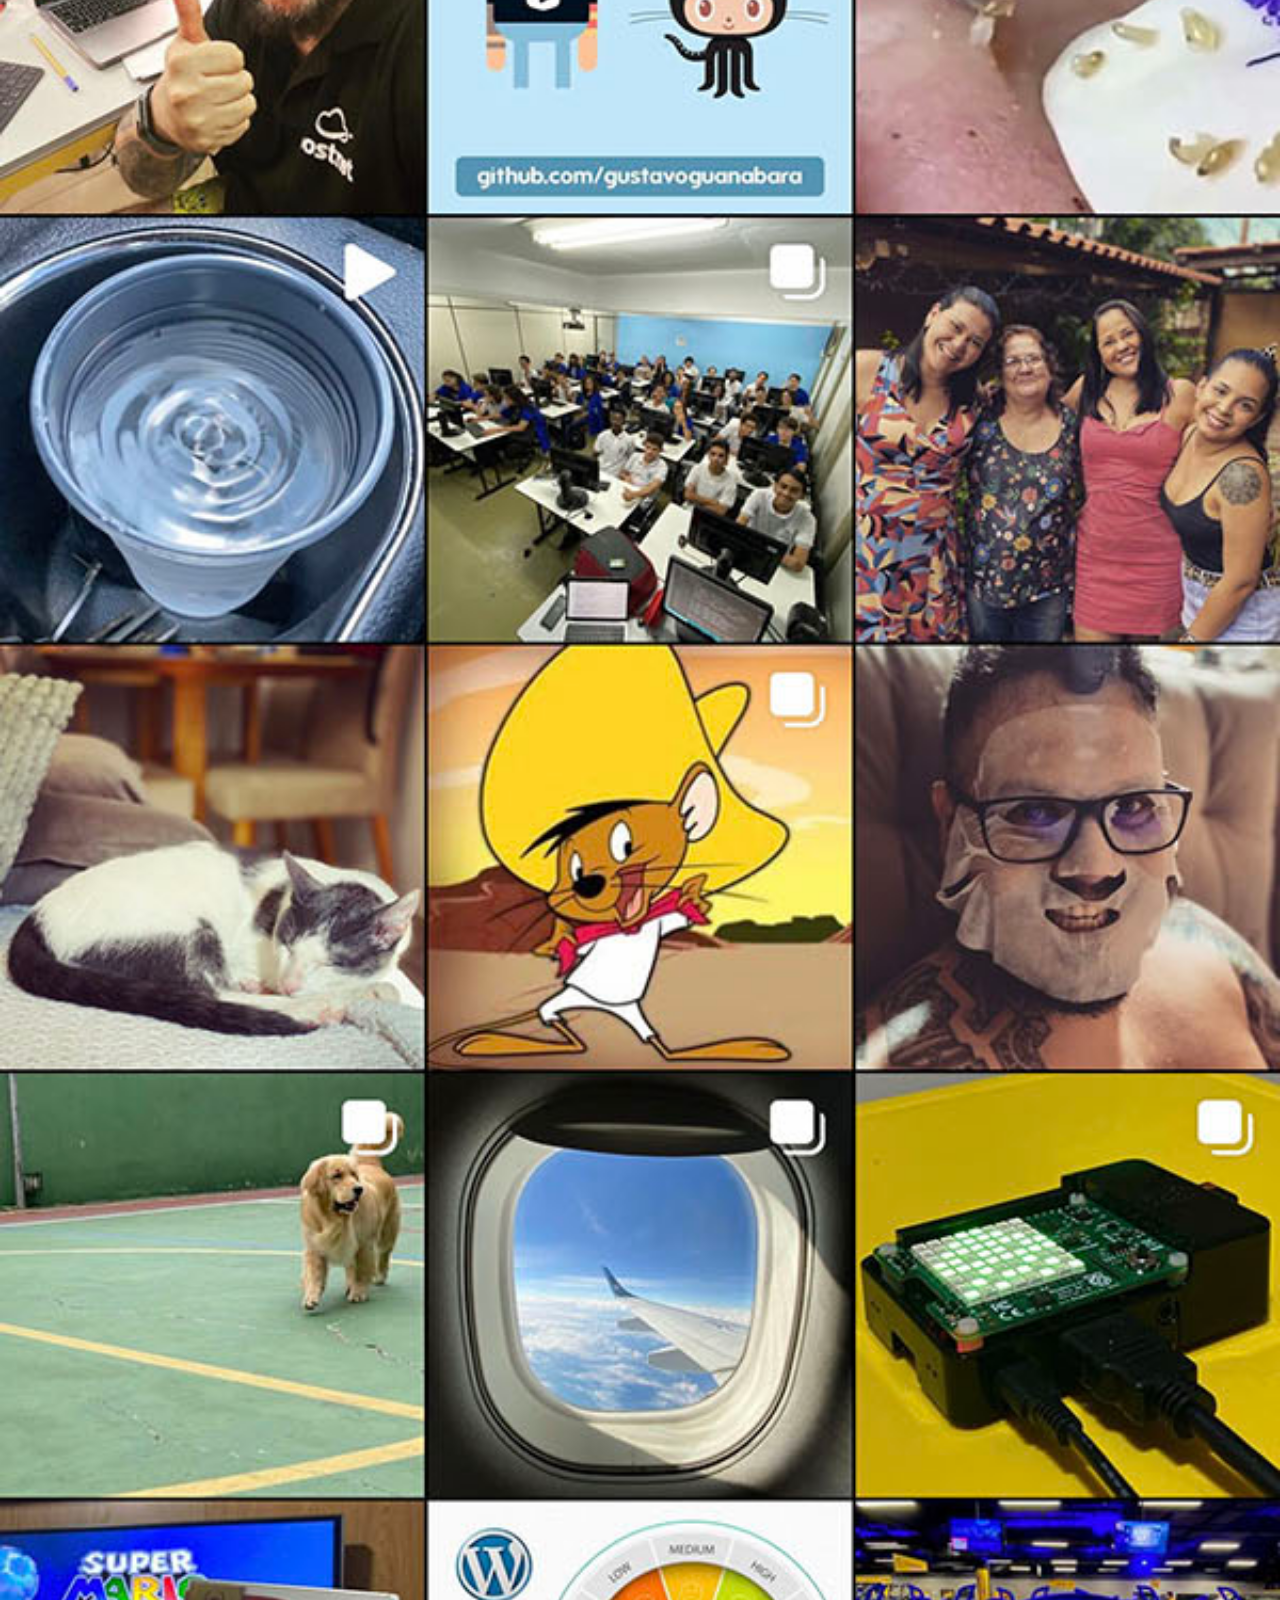
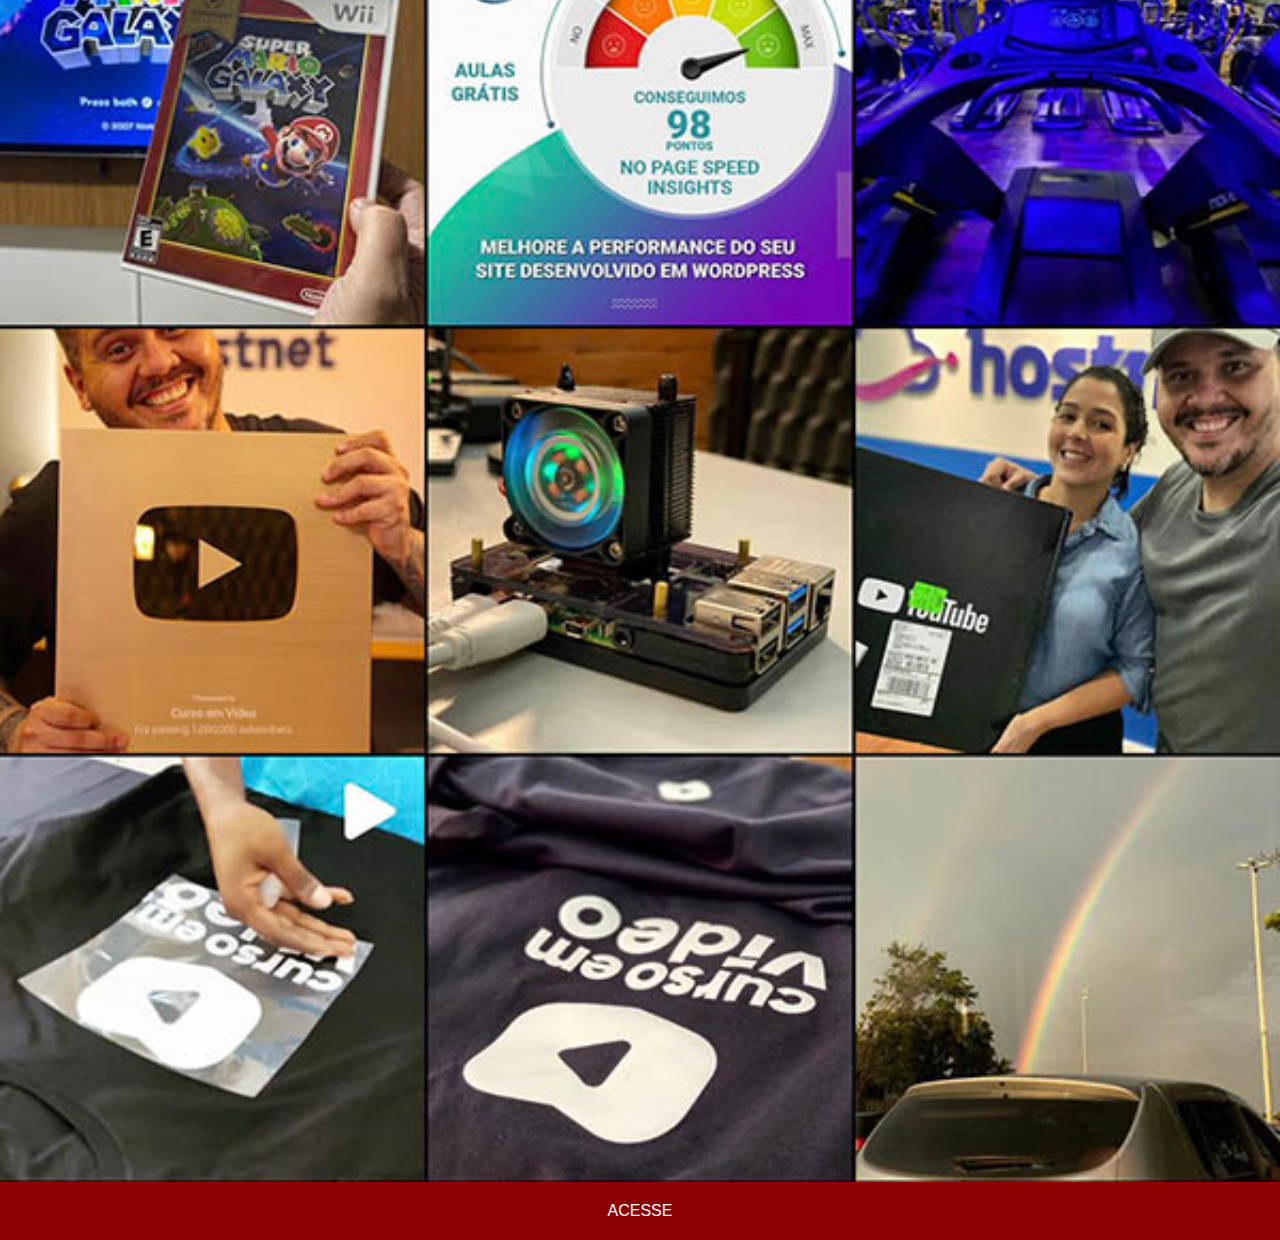
<file: instagram.html>
<!DOCTYPE html>
<html lang="pt-br">
<head>
    <meta charset="UTF-8">
    <meta http-equiv="X-UA-Compatible" content="IE=edge">
    <meta name="viewport" content="width=device-width, initial-scale=1.0">
    <title>Instagram</title>
    <link rel="stylesheet" href="estilo/paginas.css">
</head>
<body>
    <img src="imagens/tela-instagram.jpg" alt="Instagram">
    <a href="https://www.instagram.com/vitor.lfreitas/" target="_blank" rel="noopener">ACESSE</a>
</body>
</html>
</file>
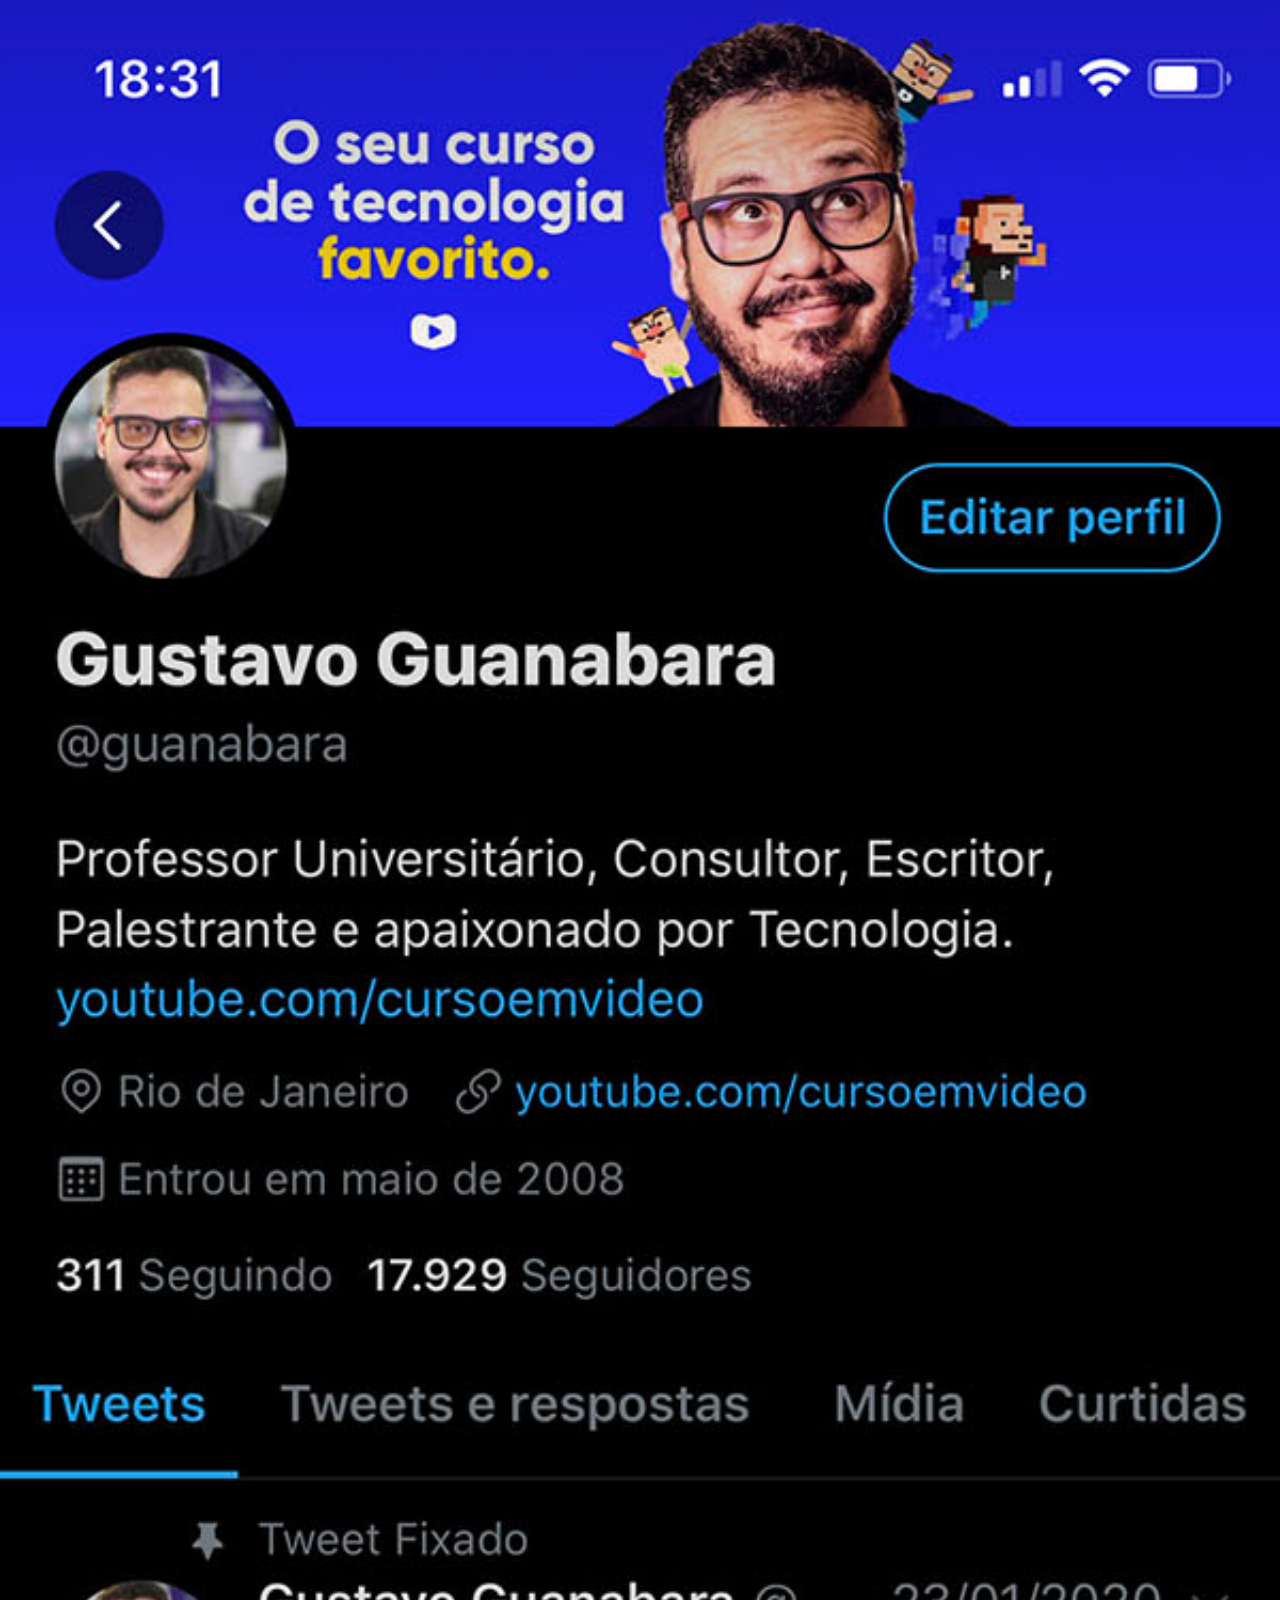
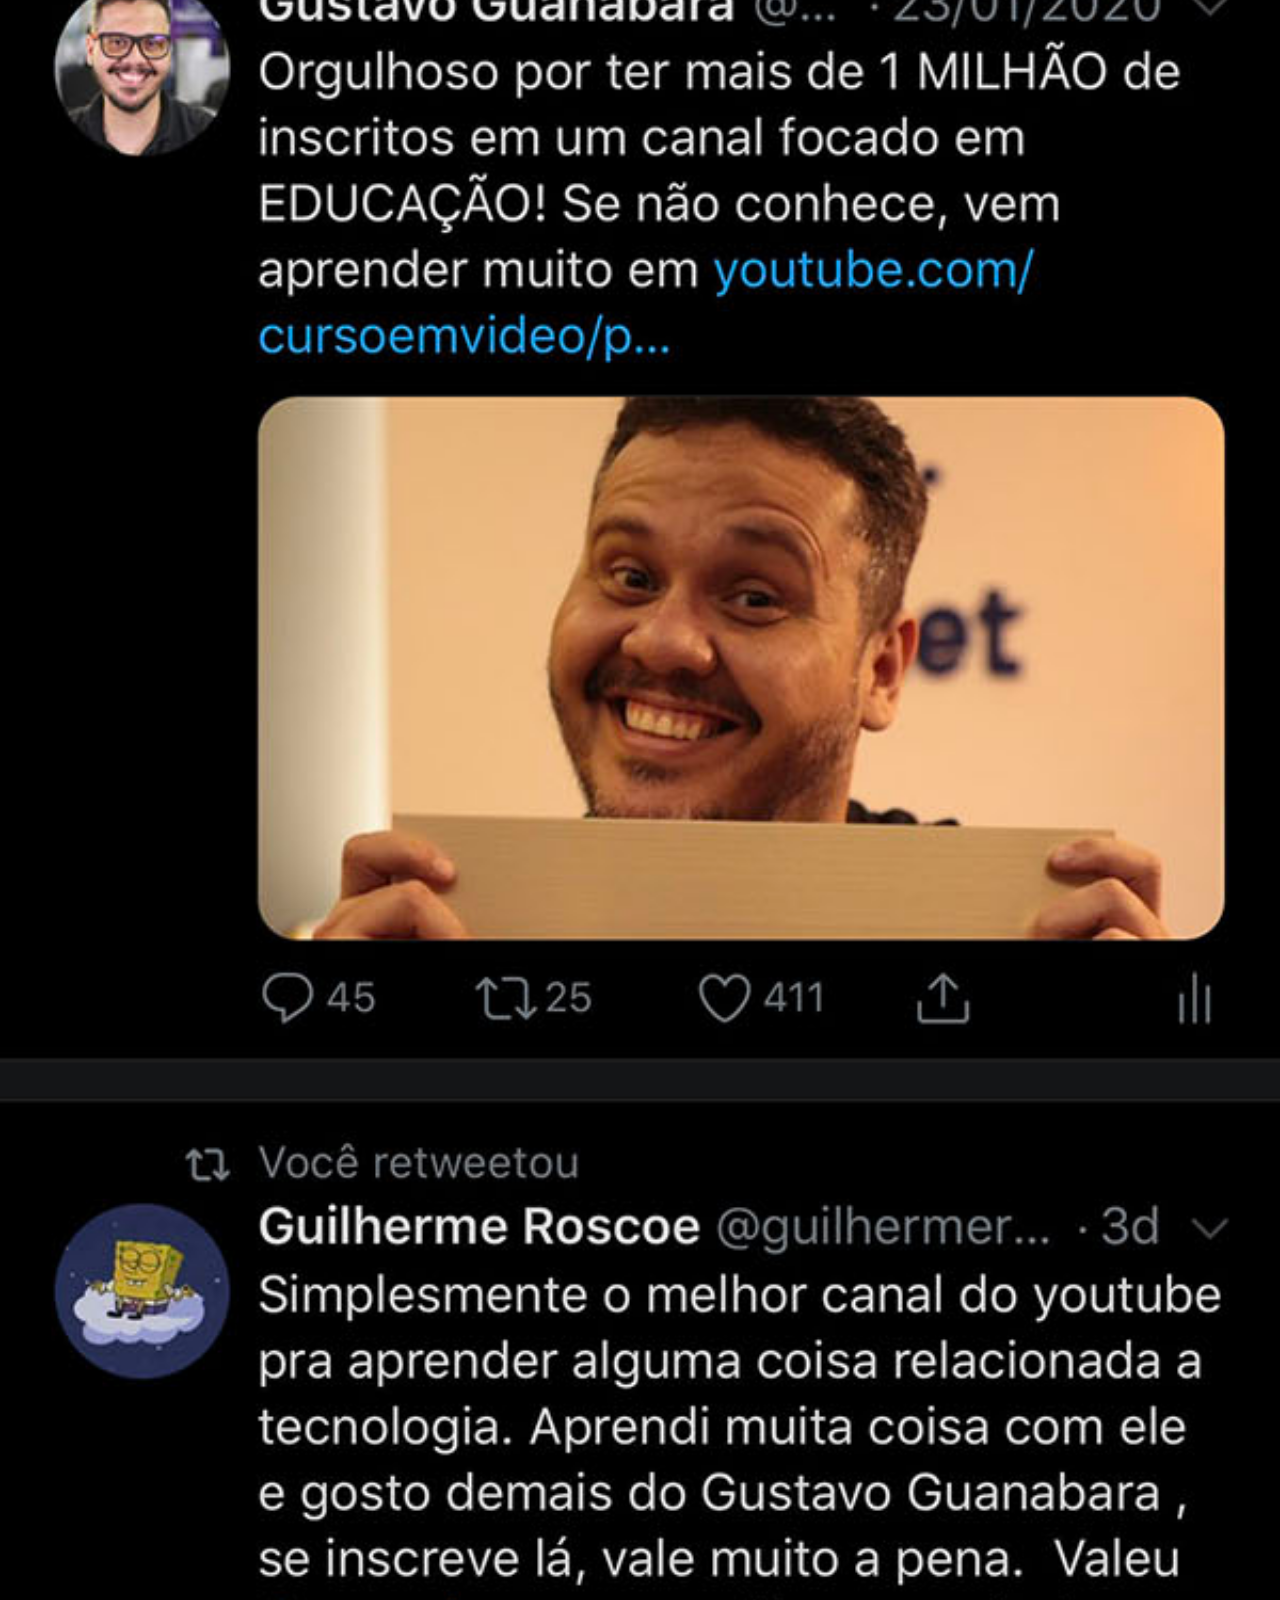
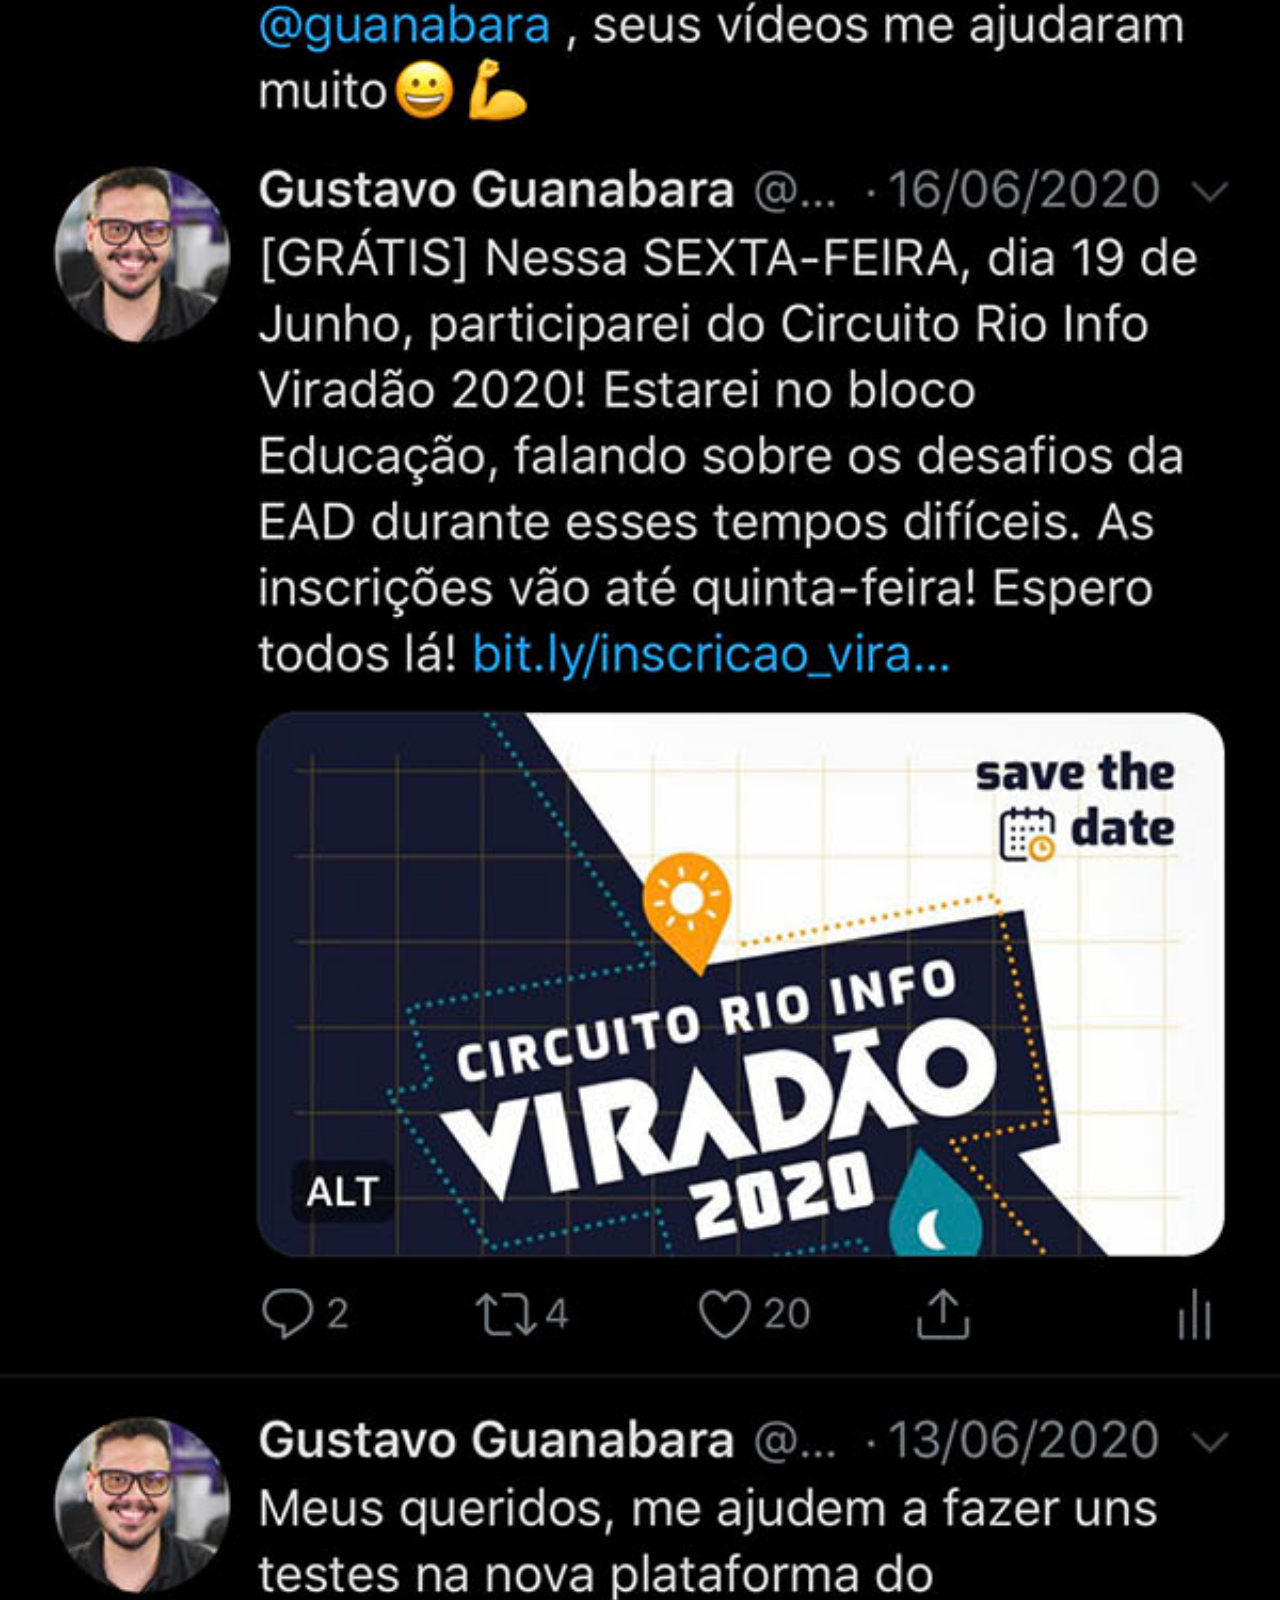
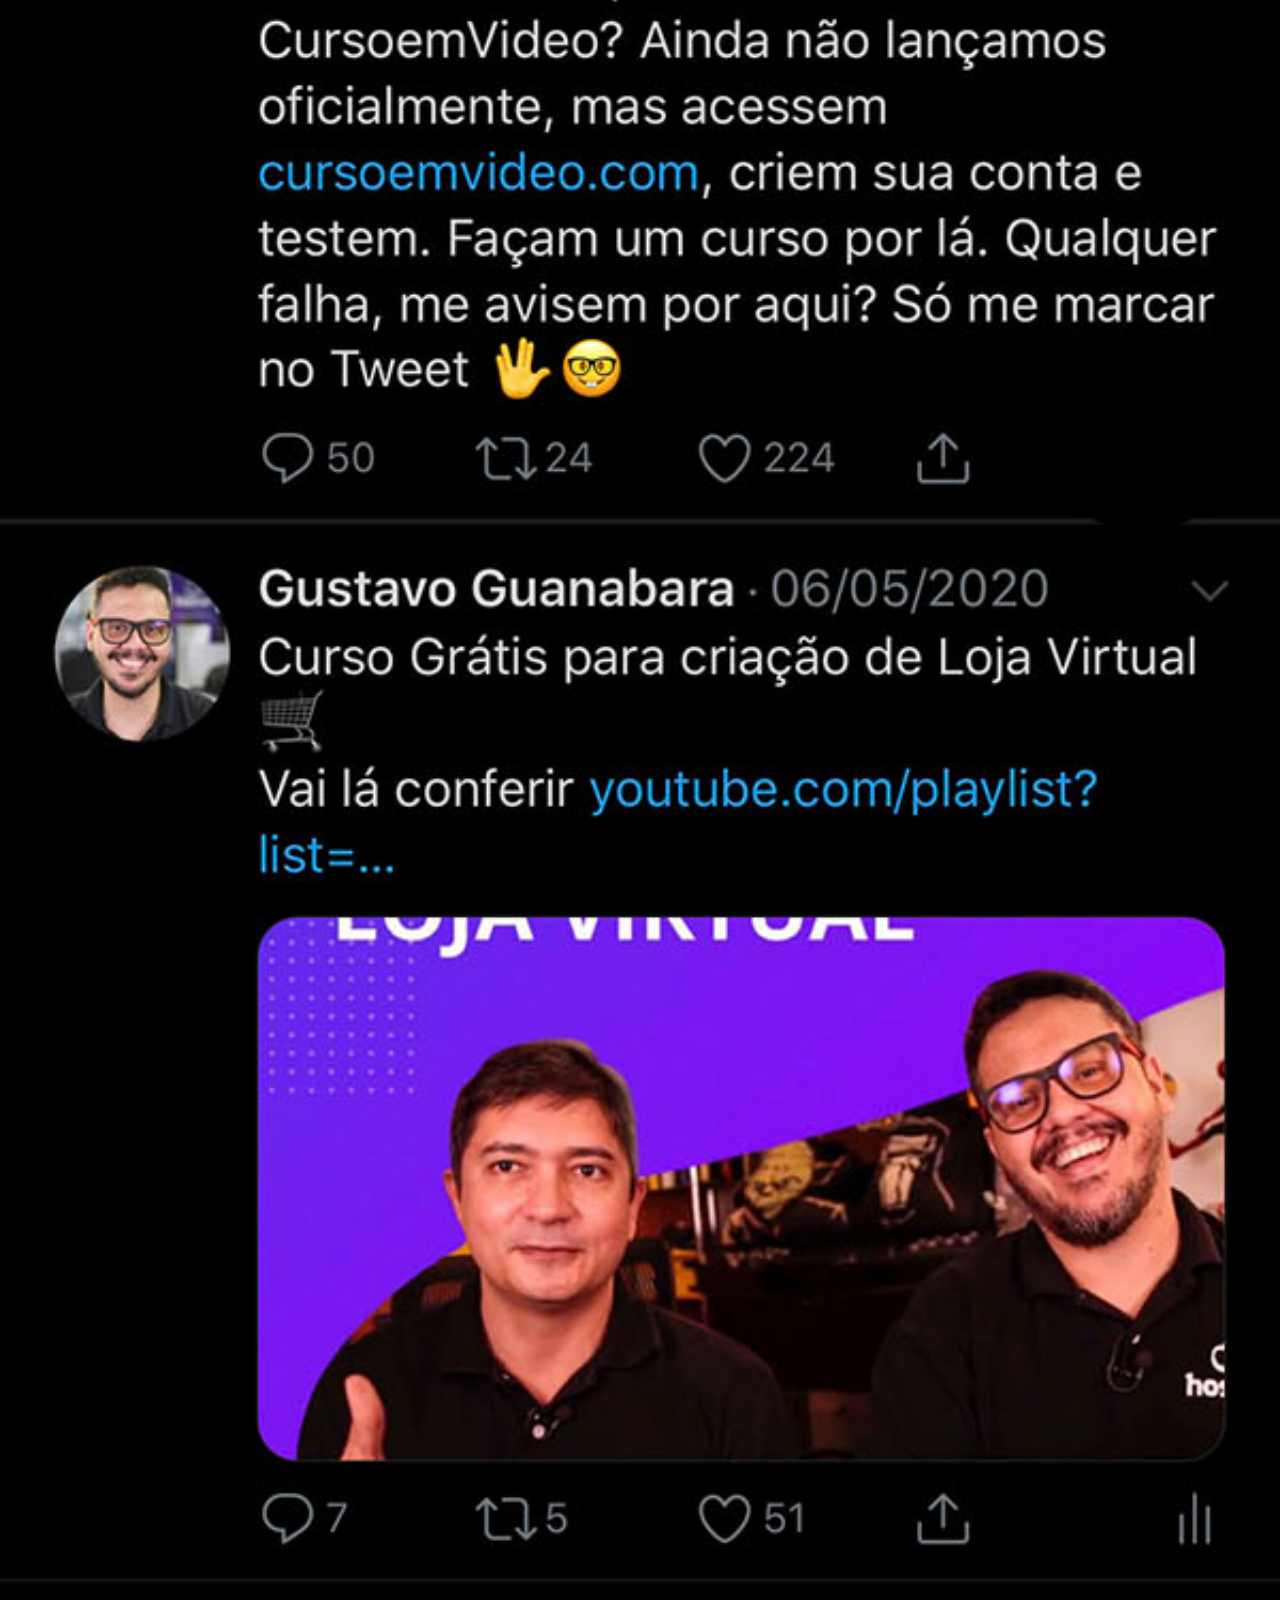
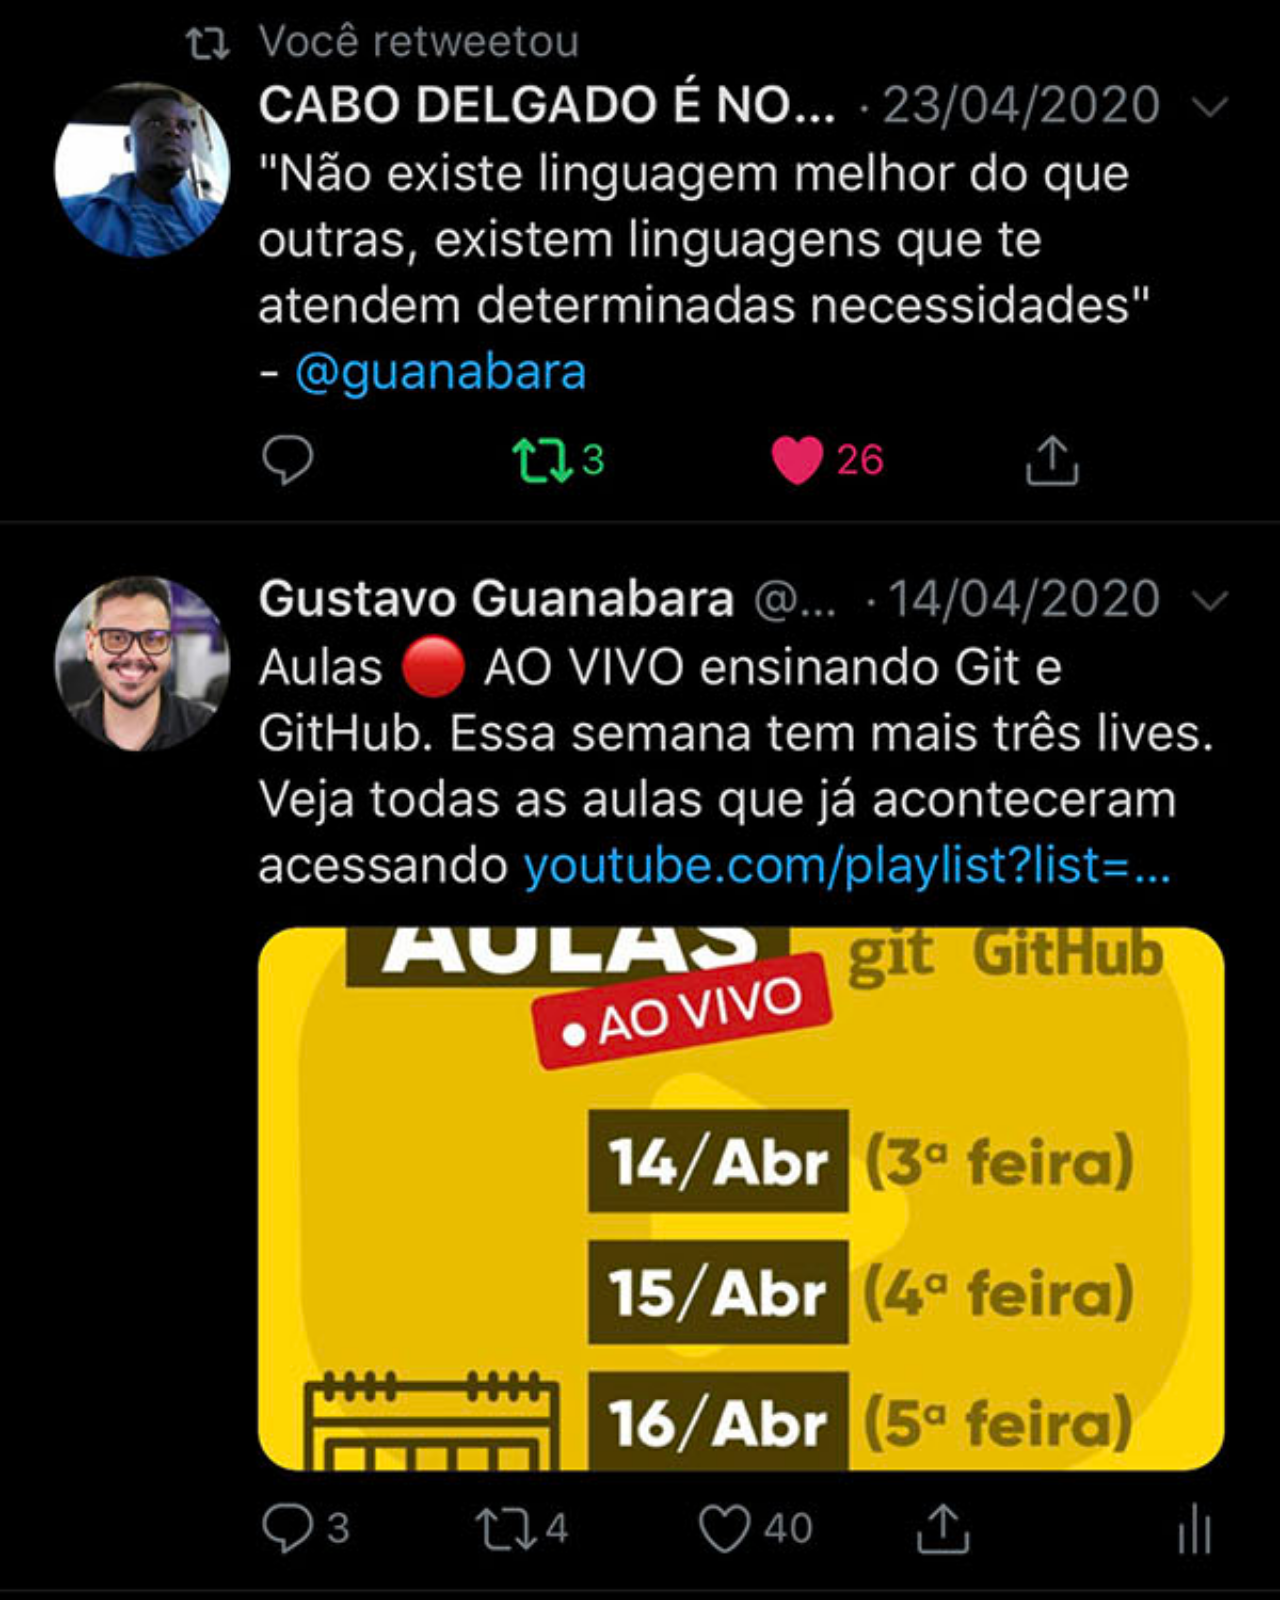
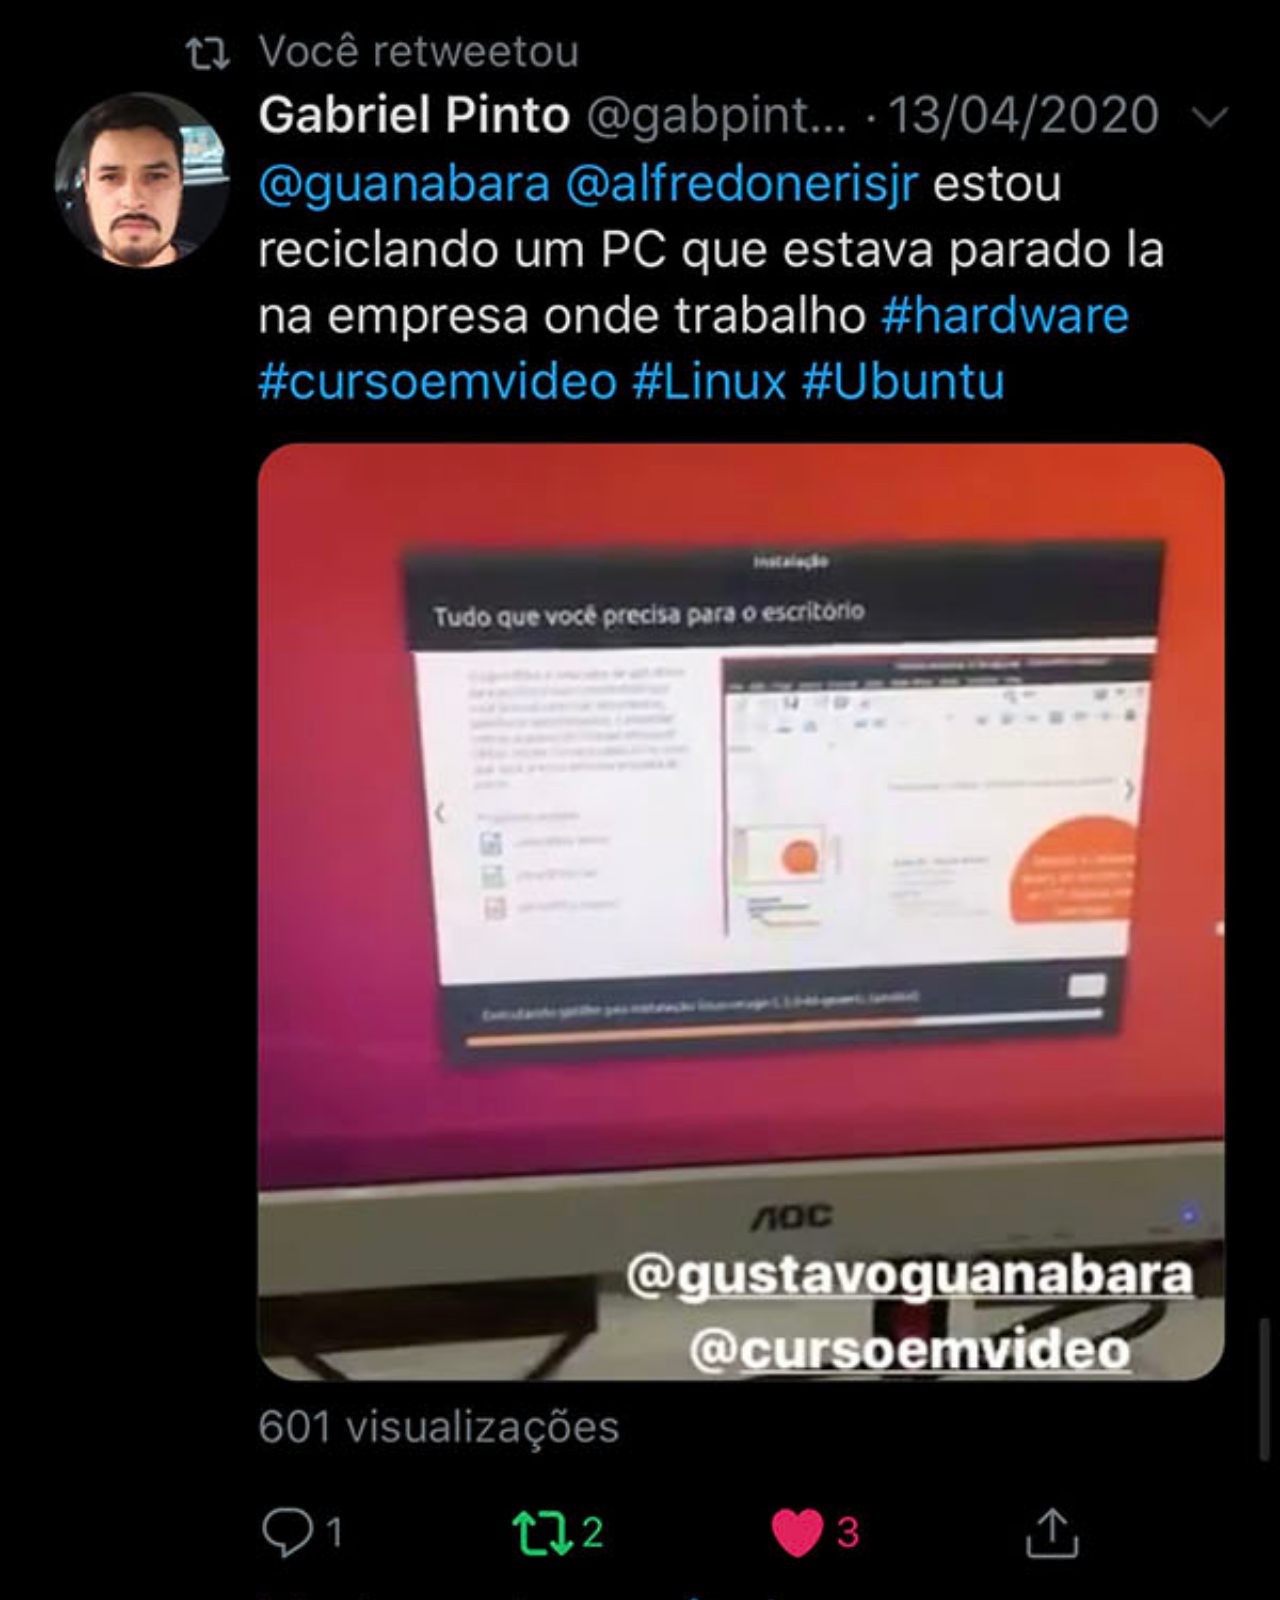
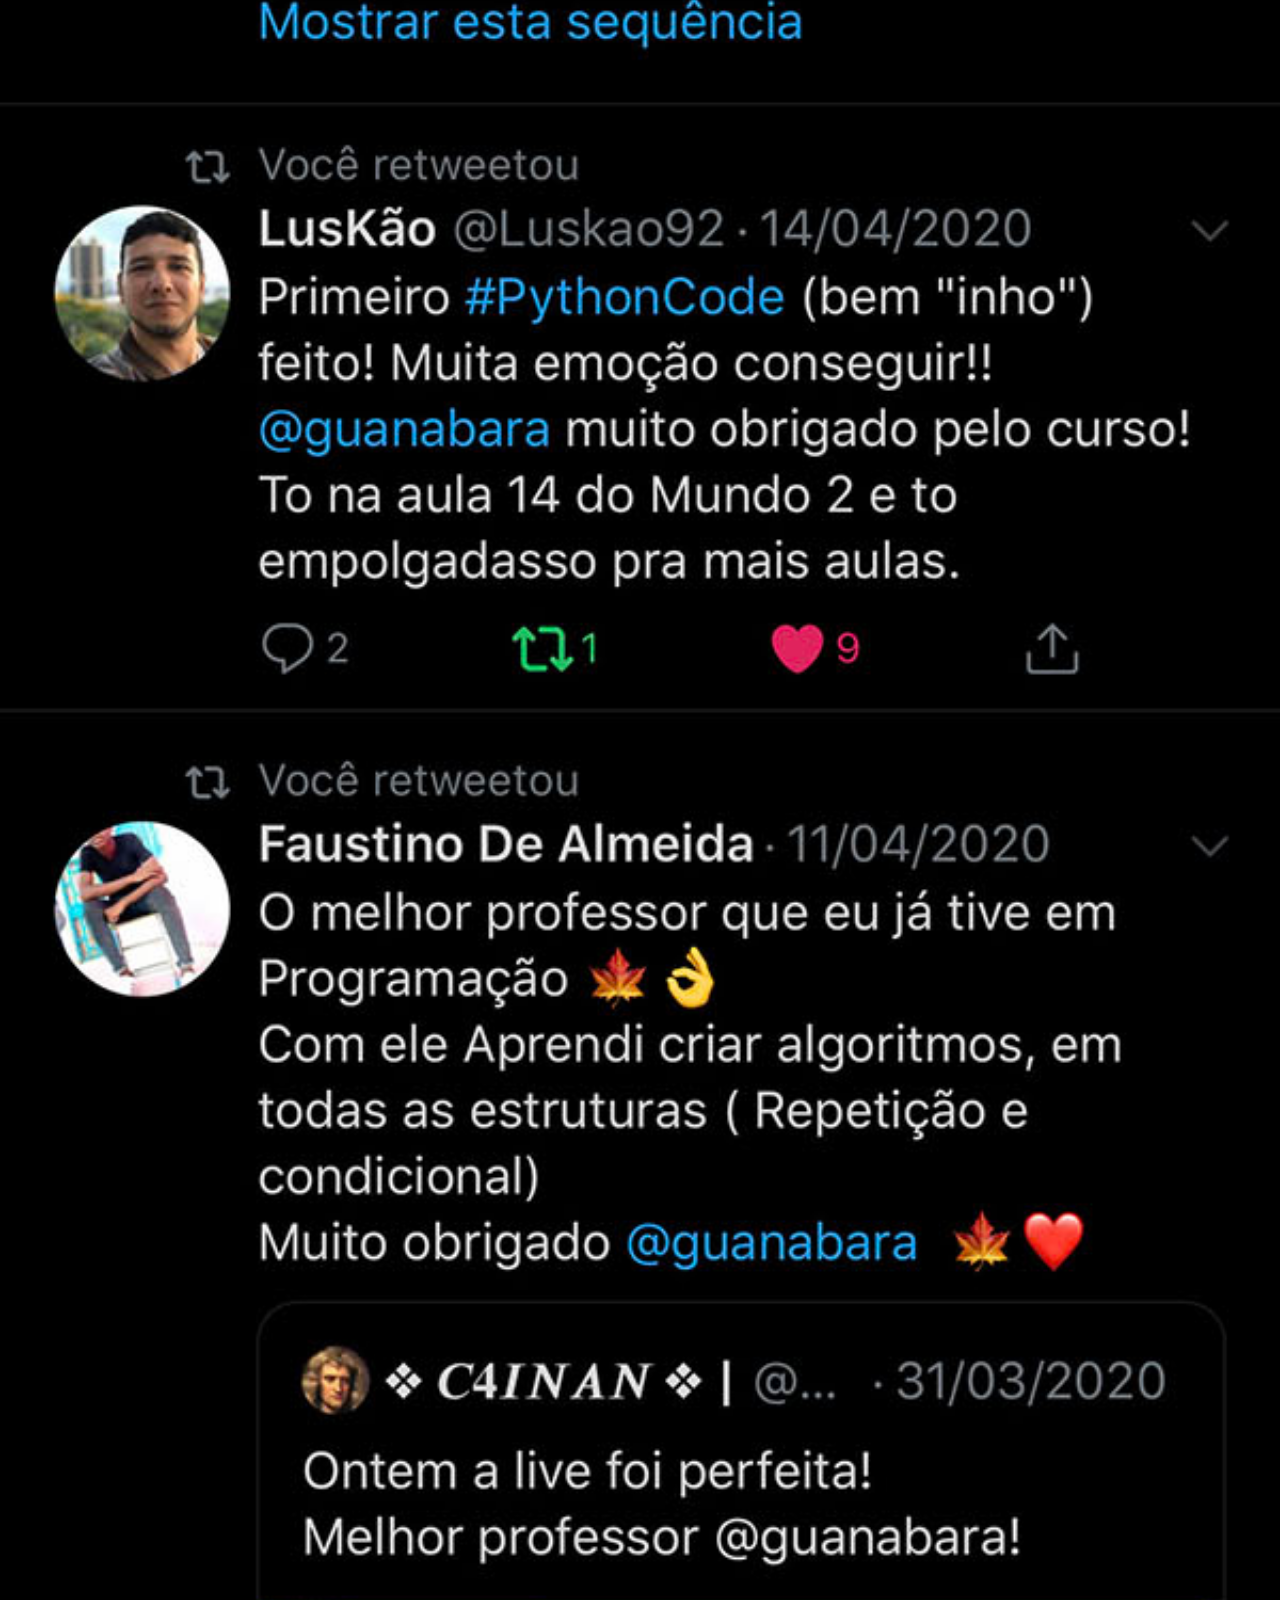
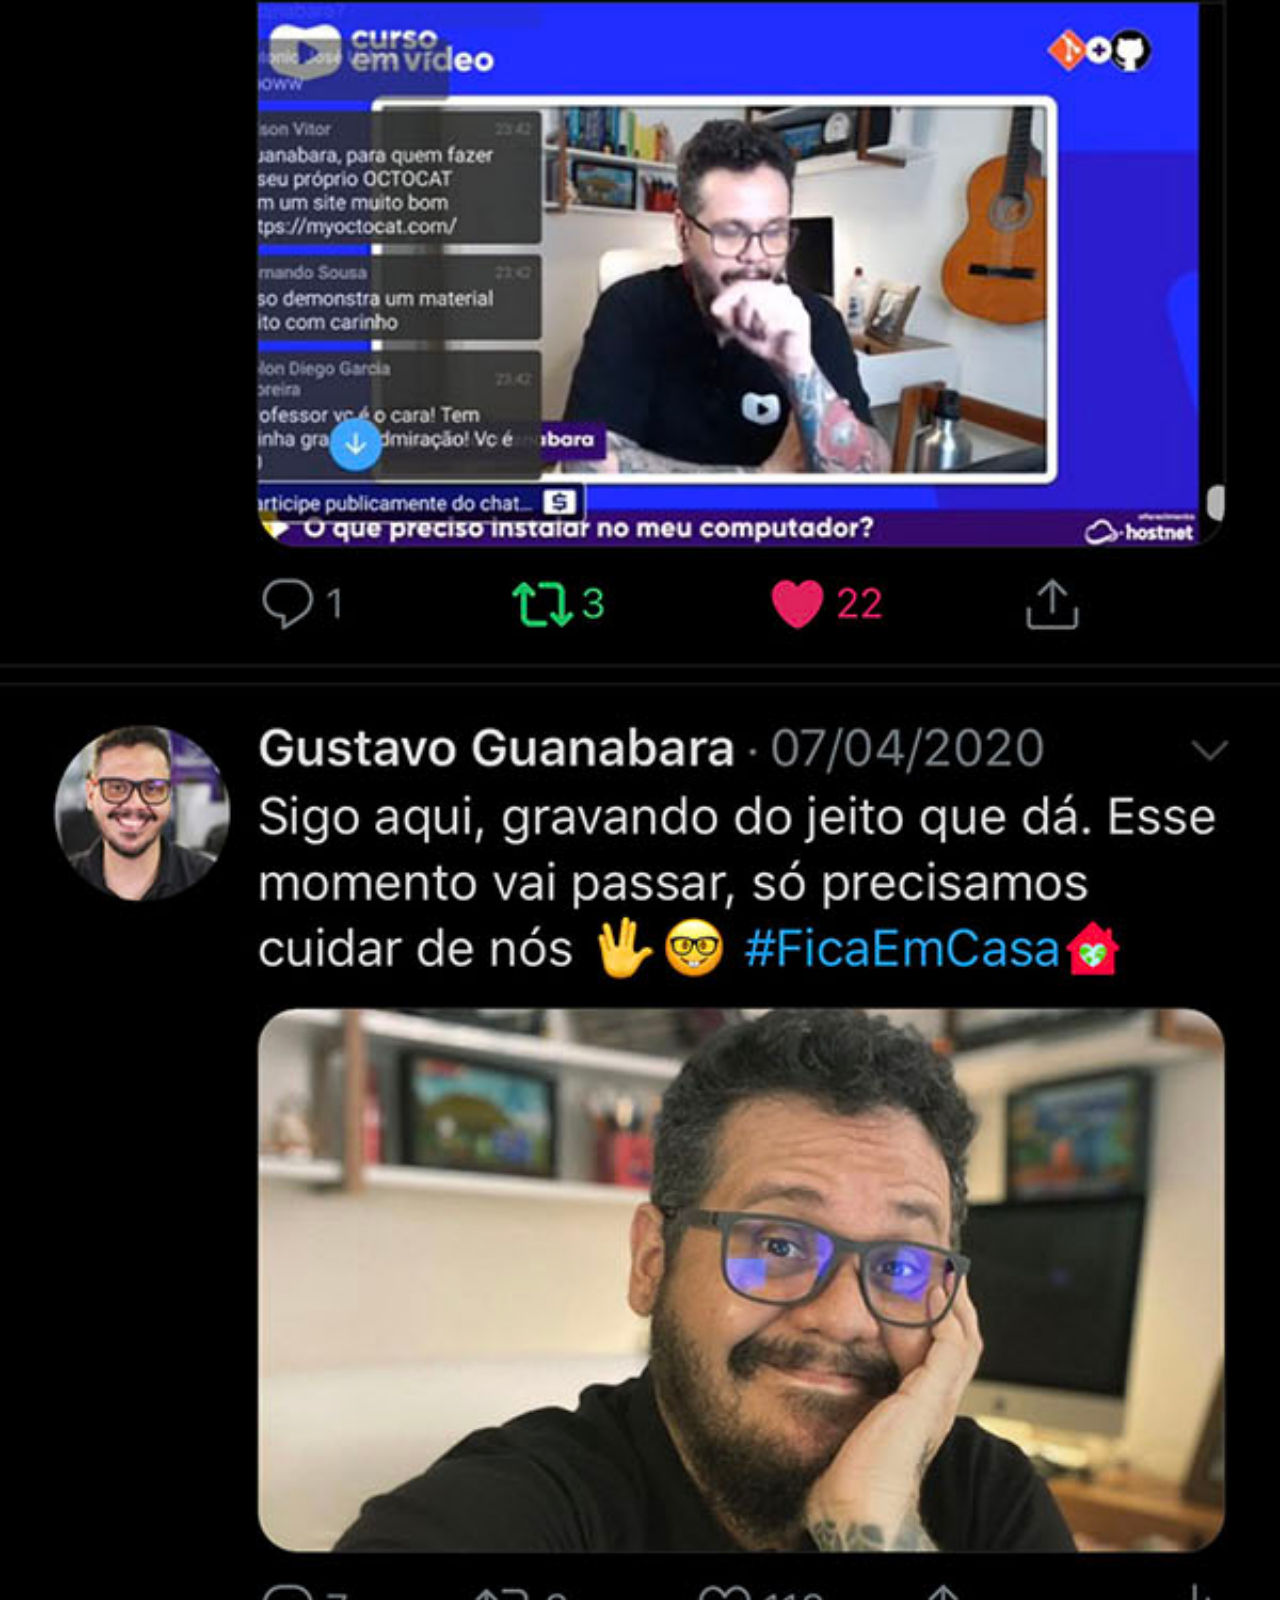
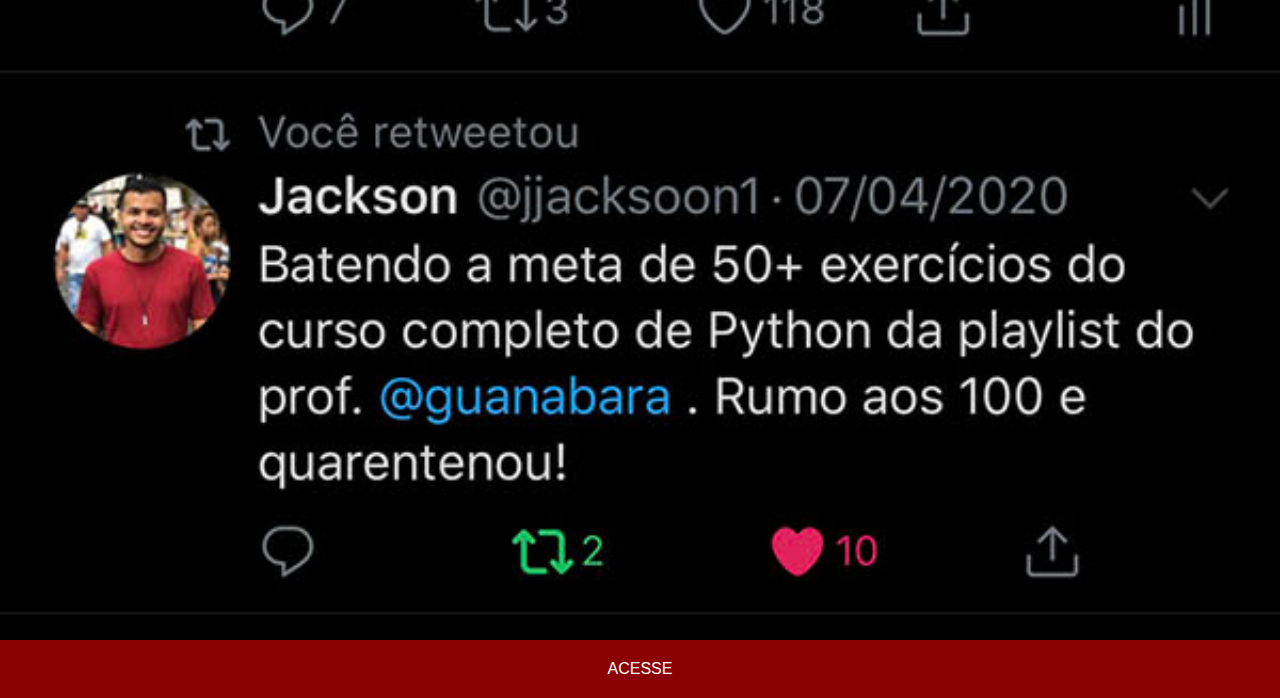
<file: twitter.html>
<!DOCTYPE html>
<html lang="pt-br">
<head>
    <meta charset="UTF-8">
    <meta http-equiv="X-UA-Compatible" content="IE=edge">
    <meta name="viewport" content="width=device-width, initial-scale=1.0">
    <title>Twitter</title>
    <link rel="stylesheet" href="estilo/paginas.css">
</head>
<body>
    <img src="imagens/tela-twitter.jpg" alt="Twitter">
    <a href="https://twitter.com/i/flow/login" target="_blank" rel="noopener">ACESSE</a>
</body>
</html>
</file>
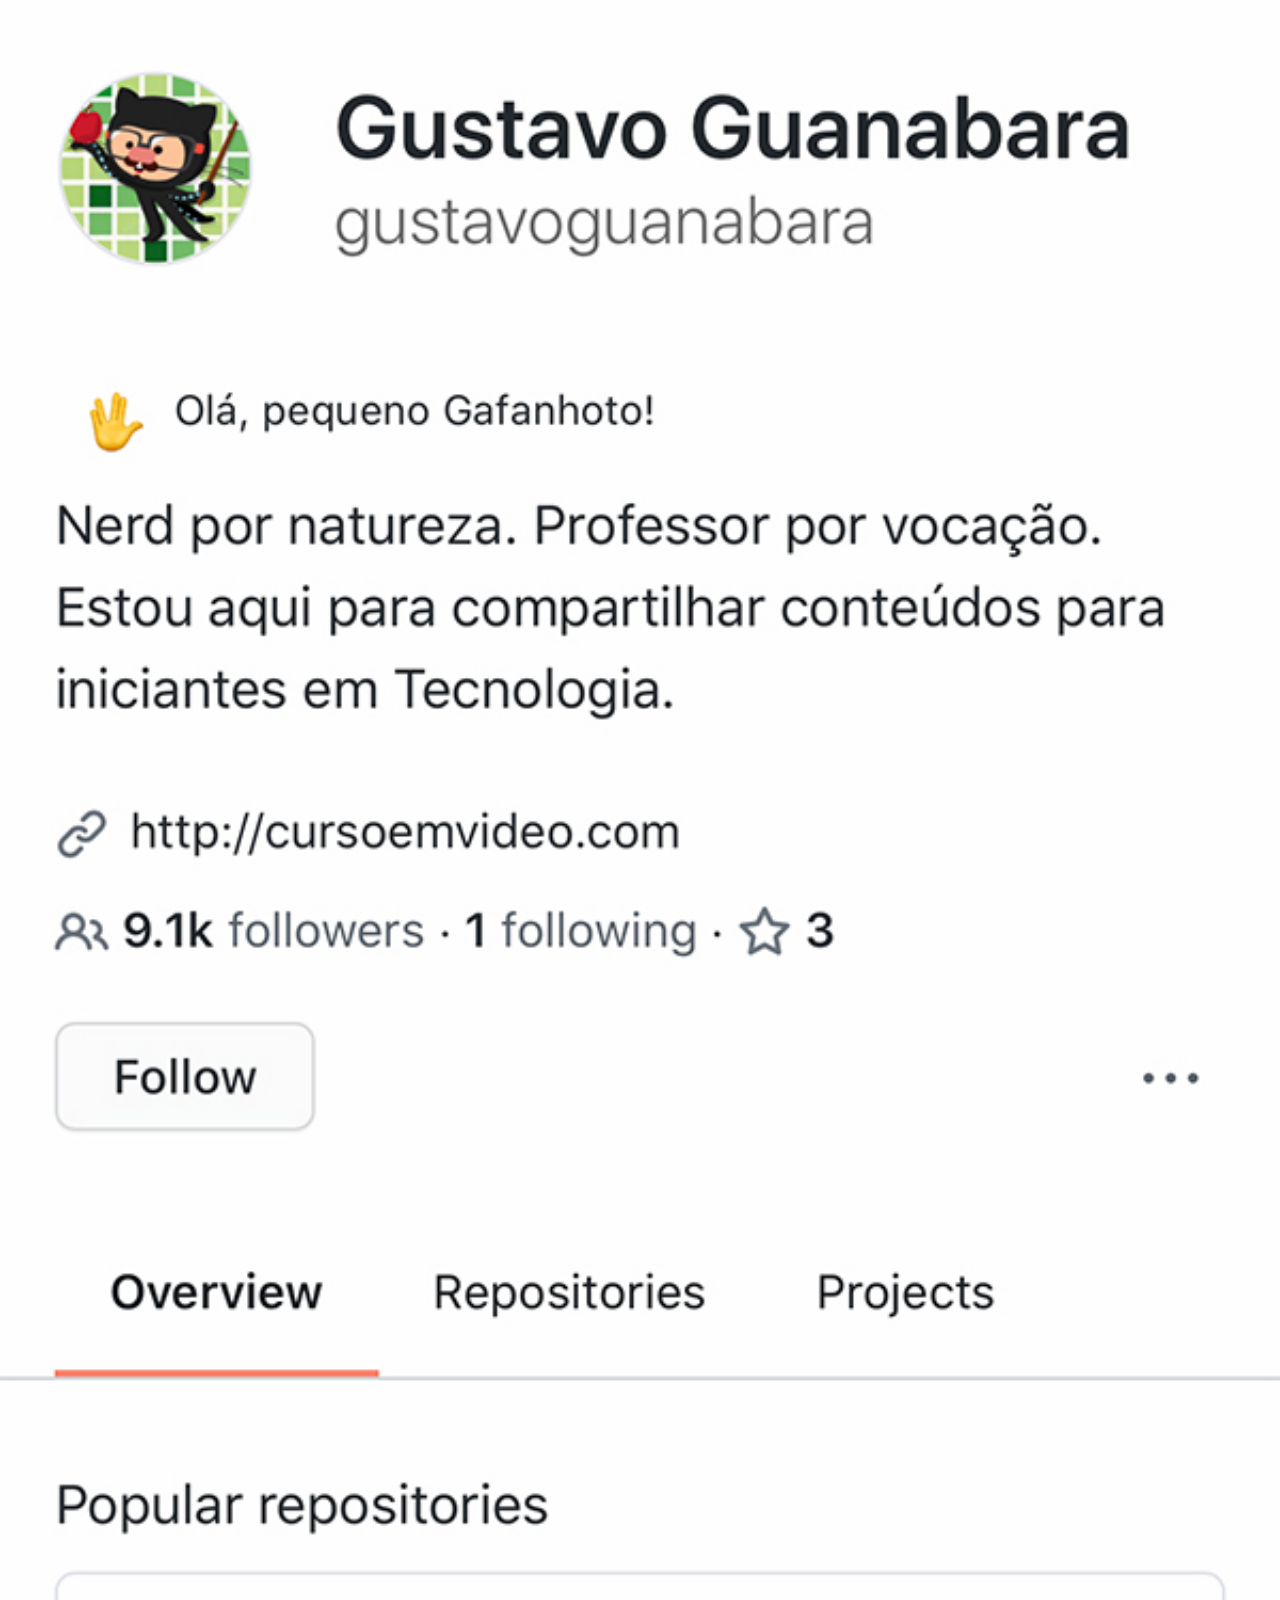
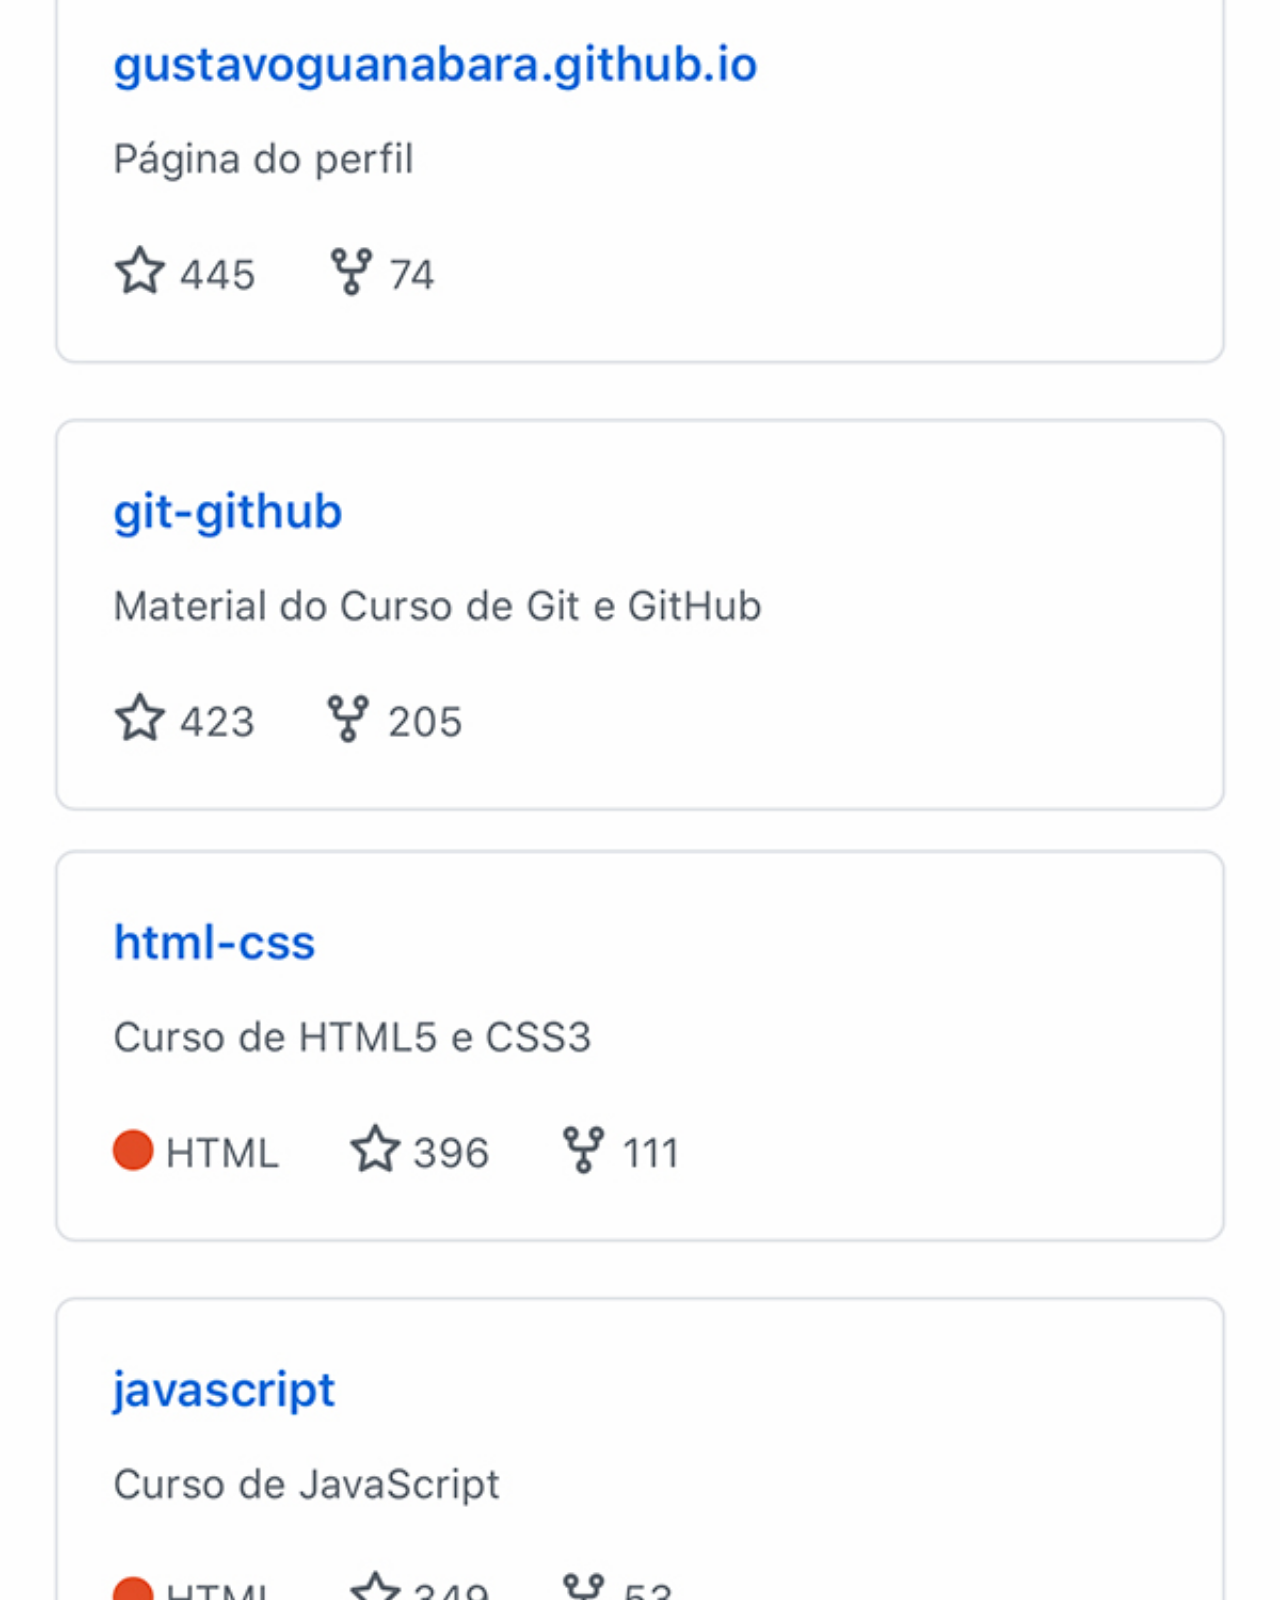
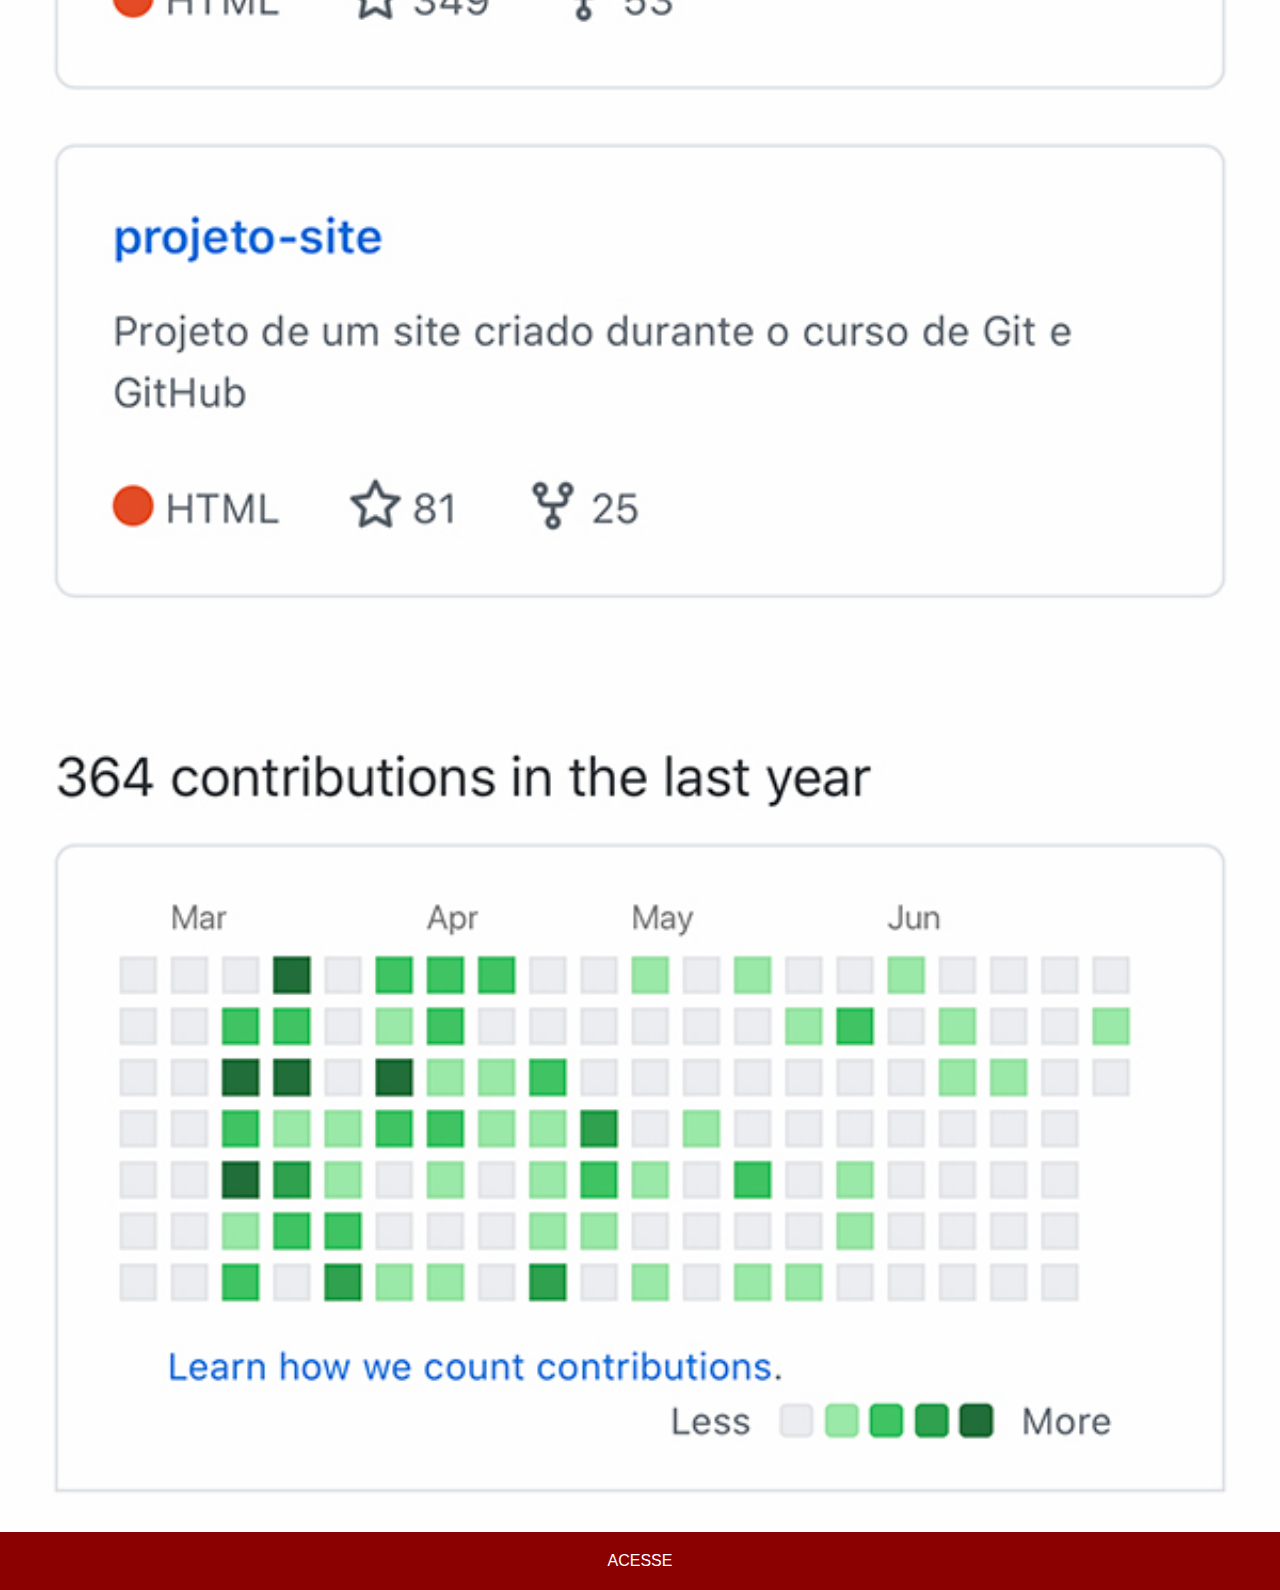
<file: youtube.html>
<!DOCTYPE html>
<html lang="pt-br">
<head>
    <meta charset="UTF-8">
    <meta http-equiv="X-UA-Compatible" content="IE=edge">
    <meta name="viewport" content="width=device-width, initial-scale=1.0">
    <title>Youtube</title>
    <link rel="stylesheet" href="estilo/paginas.css">
</head>
<body>
    <img src="imagens/tela-github.jpg" alt="Youtube">
    <a href="https://www.youtube.com/" target="_blank" rel="noopener">ACESSE</a>
</body>
</html>
</file>
<file: estilo/style.css>
@charset "UTF-8";

* {
    margin: 0;
    padding: 0;
}
html, body {
    height: 100vh;
    width: 100vw;
    background-color: #111;
}
body {
    background: url('../imagens/fundo-madeira.jpg') no-repeat top center;
    background-size: cover;
    background-attachment: fixed;

}
main {
    height: 100vh;
    position: relative;
}
section.phone {
    position: absolute;
    top: 50%;
    left: 50%;
    transform: translate(-50%, -50%);
    
    height: 627px;
    width: 311px;
    background-image: url('../imagens/frame-iphone.png');
    background-repeat: no-repeat;
    /* background-size: cover; */
}
iframe#tela {
    position: relative;
    top: 79px;
    left: 20px;
    width: 269px;
    height: 474px;
}
section.sociais {
    text-align: right;
}
section.sociais img {

    width: 50px;
    height: 50px;
    margin: 10px;
    border-radius: 50%;
    box-shadow: 2px 2px 5px rgba(0, 0, 0, 0.400);
    box-sizing: border-box;
}
section.sociais img:hover {

    border: 2px solid rgba(0, 4, 255, 0.6);
    transform: translate(-2px, -2px);
    box-shadow: 5px 5px 10px rgba(0, 0, 0, 0.600);
    transition: transform 0.5s;
    transition: border 0.1s;
}
</file>
<file: estilo/paginas.css>
@charset "UTF-8";

* {
    padding: 0px;
    margin: 0px;
    font-family: Arial, Helvetica, sans-serif;
}
::-webkit-scrollbar {
    width: 0px;
    height: 0px;
}
img {
    width: 100vw;
}
a {
    display: block;
    background-color: darkred;
    padding: 20px;
    margin-top: -4px;
    text-align: center;
    font-weight: bonder;
    text-decoration: none;
    color: white;
}
a:hover {
    background-color: red;
    font-size: larger;
    text-shadow: 1px 1px rgba(60, 255, 0, 0.74);
}
</file>
